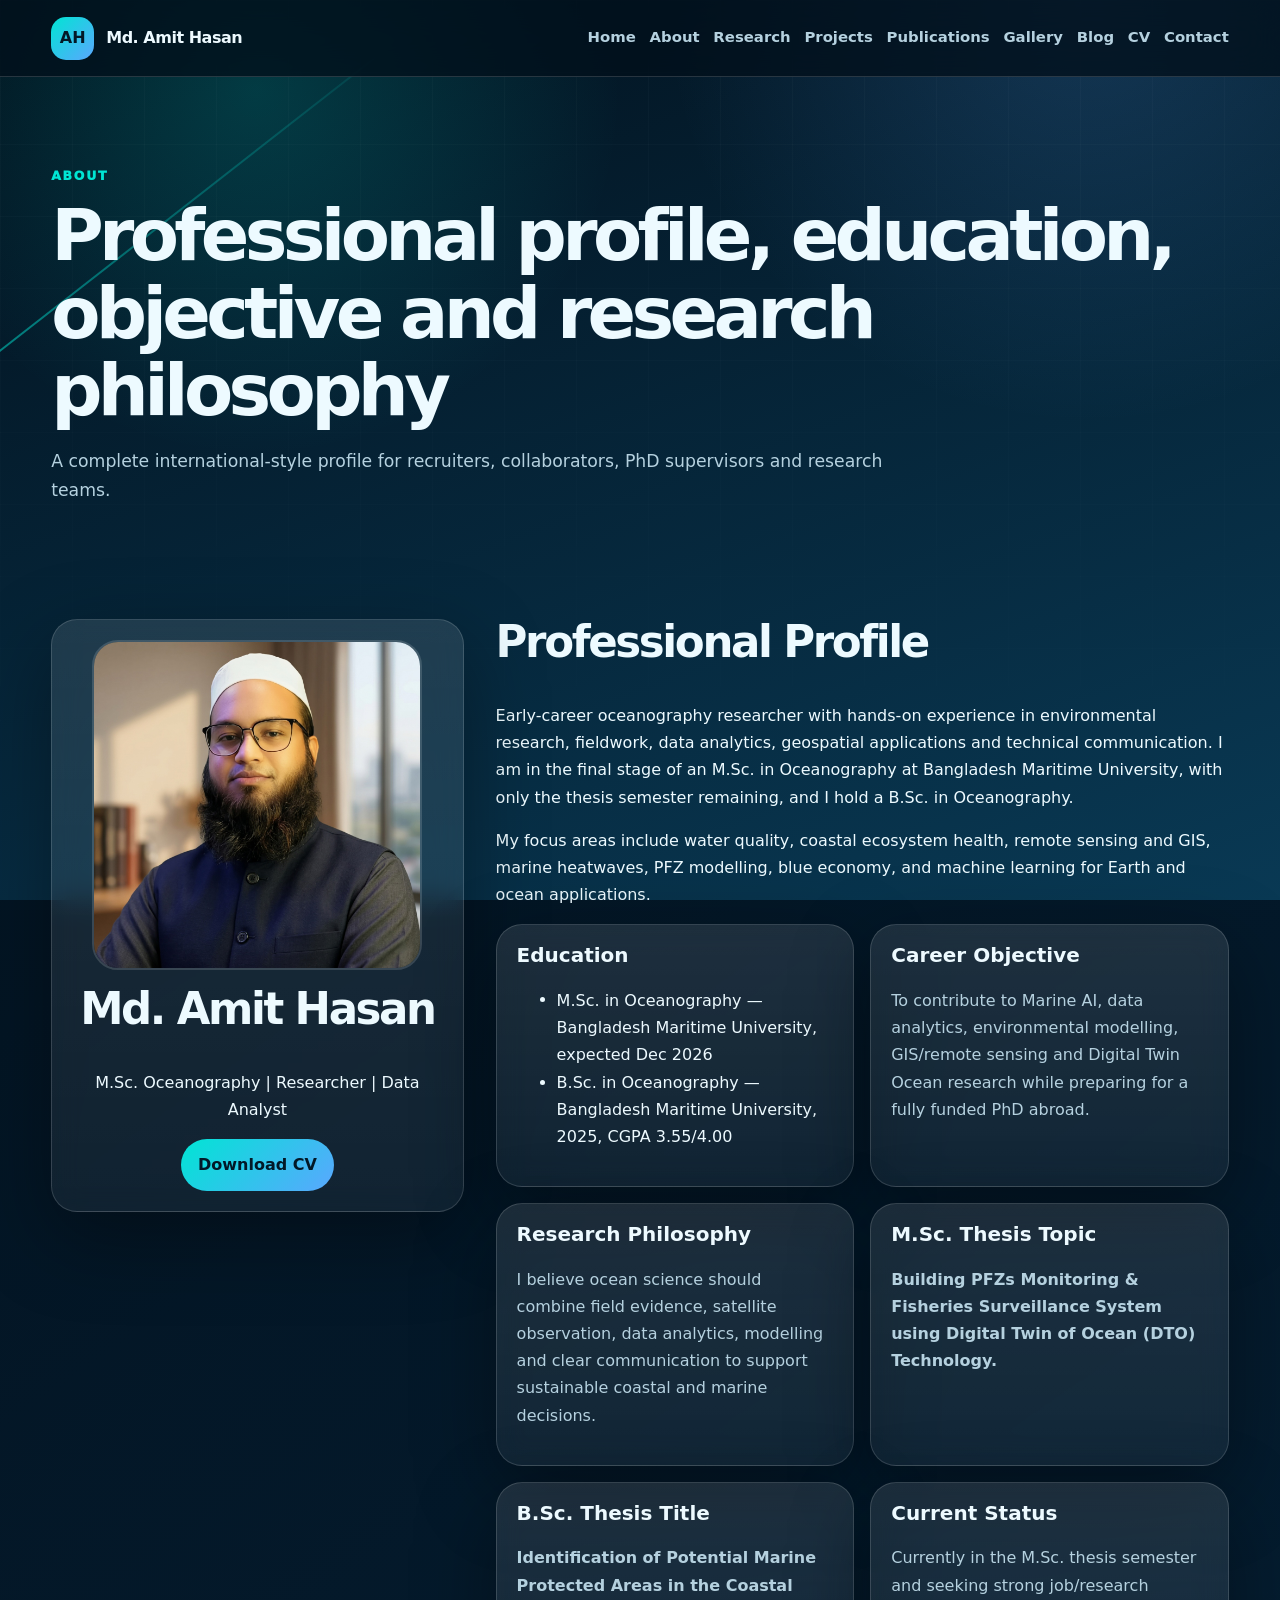
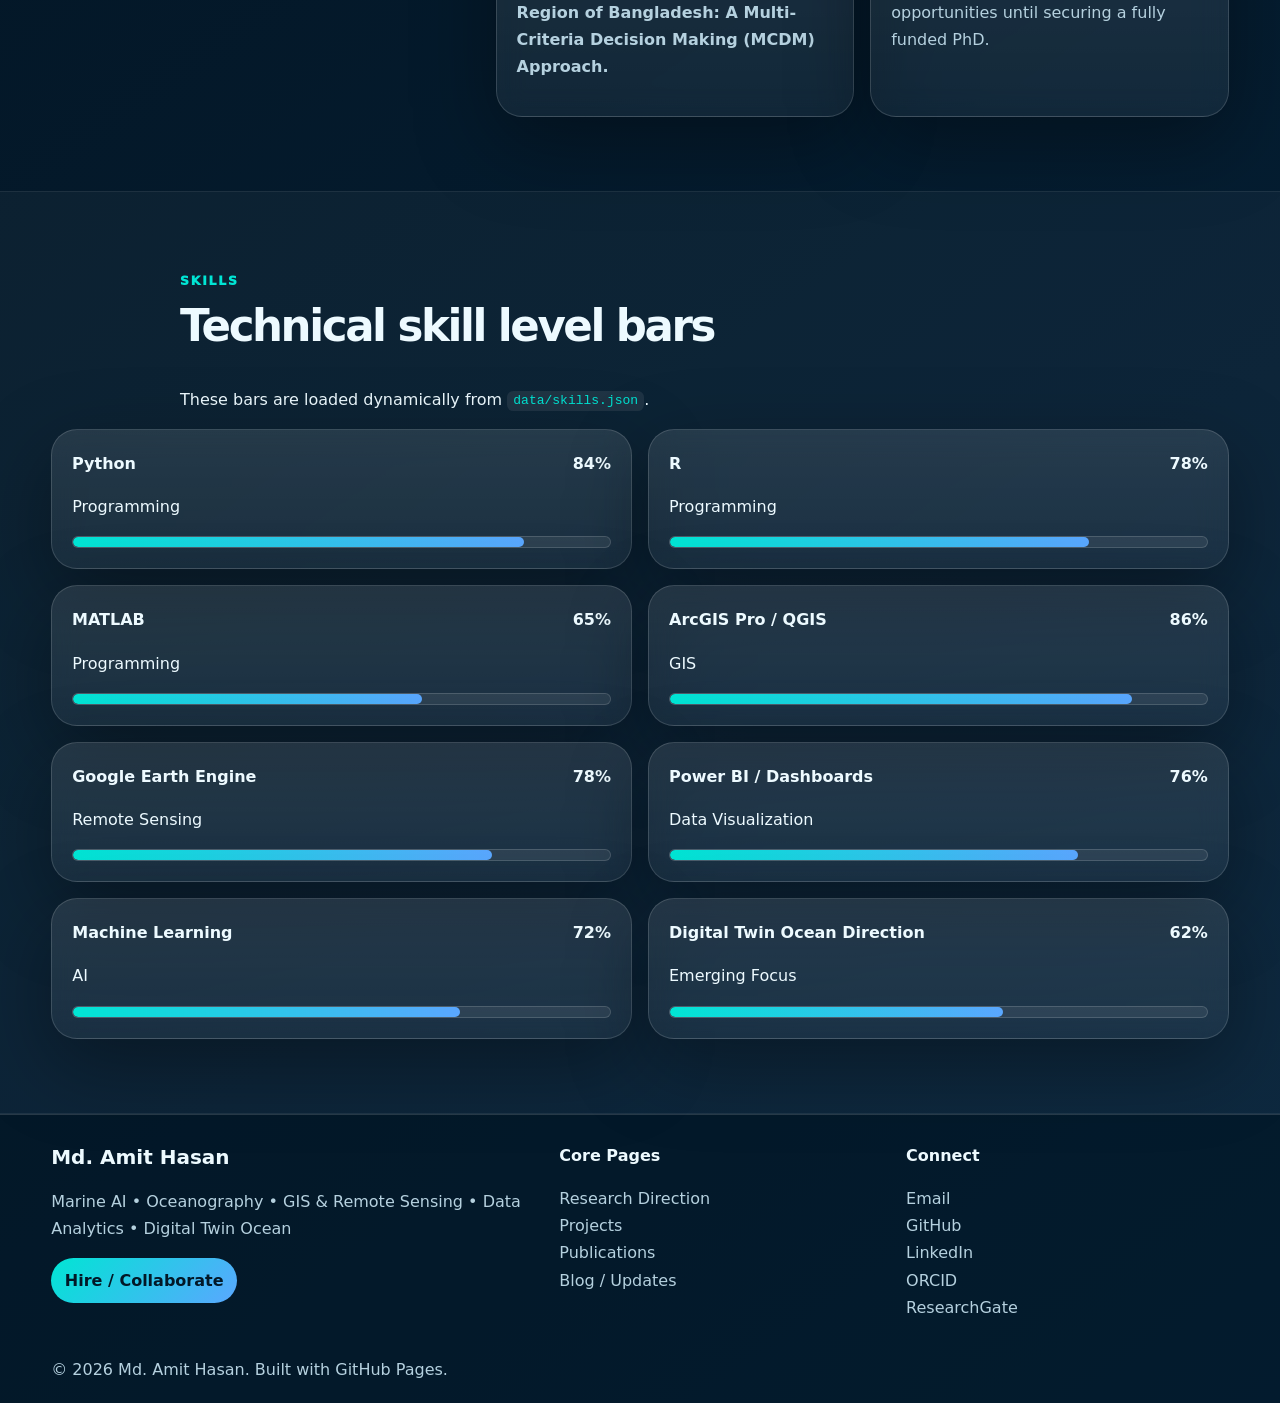
<file: about.html>
<!DOCTYPE html>
<html lang="en">
<head>
  <meta charset="UTF-8"/>
  <meta name="viewport" content="width=device-width, initial-scale=1.0"/>
  <title>About | Md. Amit Hasan</title>
  <meta name="description" content="About Md. Amit Hasan: professional profile, education, career objective, research philosophy, thesis semester and PhD goal."/>
  <meta name="keywords" content="Md. Amit Hasan, Marine AI, Oceanography, GIS, Remote Sensing, Data Analyst, AI Engineer, Digital Twin Ocean, DTO Scientist, Python, R, Machine Learning, Blue Economy, PFZ Modelling, Marine Heatwaves, Bangladesh Maritime University"/>
  <meta name="author" content="Md. Amit Hasan"/>
  <meta name="robots" content="index, follow"/>
  <link rel="canonical" href="https://amithasanbd.github.io/about.html"/>
  <meta property="og:title" content="About | Md. Amit Hasan"/>
  <meta property="og:description" content="About Md. Amit Hasan: professional profile, education, career objective, research philosophy, thesis semester and PhD goal."/>
  <meta property="og:type" content="website"/>
  <meta property="og:url" content="https://amithasanbd.github.io/about.html"/>
  <meta property="og:image" content="https://amithasanbd.github.io/assets/og-cover.svg"/>
  <meta name="twitter:card" content="summary_large_image"/>
  <meta name="twitter:title" content="About | Md. Amit Hasan"/>
  <meta name="twitter:description" content="About Md. Amit Hasan: professional profile, education, career objective, research philosophy, thesis semester and PhD goal."/>
  <meta name="twitter:image" content="https://amithasanbd.github.io/assets/og-cover.svg"/>
  <link rel="icon" href="assets/favicon.svg" type="image/svg+xml"/>
  <link rel="stylesheet" href="style.css"/>
  
</head>
<body>
  <div class="ocean-background">
    <div class="satellite-sweep"></div>
    <div class="bubble bubble-one"></div>
    <div class="bubble bubble-two"></div>
  </div>
  
<header class="site-header">
  <div class="container nav-shell">
    <a class="brand" href="index.html" aria-label="Md. Amit Hasan Home">
      <span class="brand-mark">AH</span>
      <span class="brand-text">Md. Amit Hasan</span>
    </a>
    <button class="menu-toggle" id="menuToggle" aria-label="Open navigation menu">☰</button>
    <nav class="nav-links" id="navLinks">
      <a href="index.html">Home</a>
      <a href="about.html">About</a>
      <a href="research.html">Research</a>
      <a href="projects.html">Projects</a>
      <a href="publications.html">Publications</a>
      <a href="gallery.html">Gallery</a>
      <a href="updates.html">Blog</a>
      <a href="cv.html">CV</a>
      <a href="contact.html">Contact</a>
    </nav>
  </div>
</header>

  
<main class="page-main">
  <section class="page-hero">
    <div class="container reveal">
      <span class="section-tag">About</span>
      <h1>Professional profile, education, objective and research philosophy</h1>
      <p class="lead">A complete international-style profile for recruiters, collaborators, PhD supervisors and research teams.</p>
    </div>
  </section>
  <section class="section">
    <div class="container about-grid">
      <aside class="glass profile-card reveal">
        <img src="assets/profile.jpg" alt="Md. Amit Hasan" onerror="this.src='assets/profile.png'"/>
        <h2>Md. Amit Hasan</h2>
        <p>M.Sc. Oceanography | Researcher | Data Analyst</p>
        <a class="btn btn-primary" href="assets/Md_Amit_Hasan_CV.pdf" target="_blank" rel="noopener">Download CV</a>
      </aside>
      <div class="reveal">
        <h2>Professional Profile</h2>
        <p>Early-career oceanography researcher with hands-on experience in environmental research, fieldwork, data analytics, geospatial applications and technical communication. I am in the final stage of an M.Sc. in Oceanography at Bangladesh Maritime University, with only the thesis semester remaining, and I hold a B.Sc. in Oceanography.</p>
        <p>My focus areas include water quality, coastal ecosystem health, remote sensing and GIS, marine heatwaves, PFZ modelling, blue economy, and machine learning for Earth and ocean applications.</p>
        <div class="card-grid two">
          <article class="glass info-card"><h3>Education</h3><ul><li>M.Sc. in Oceanography — Bangladesh Maritime University, expected Dec 2026</li><li>B.Sc. in Oceanography — Bangladesh Maritime University, 2025, CGPA 3.55/4.00</li></ul></article>
          <article class="glass info-card"><h3>Career Objective</h3><p>To contribute to Marine AI, data analytics, environmental modelling, GIS/remote sensing and Digital Twin Ocean research while preparing for a fully funded PhD abroad.</p></article>
          <article class="glass info-card"><h3>Research Philosophy</h3><p>I believe ocean science should combine field evidence, satellite observation, data analytics, modelling and clear communication to support sustainable coastal and marine decisions.</p></article>
          <article class="glass info-card"><h3>M.Sc. Thesis Topic</h3><p><strong>Building PFZs Monitoring & Fisheries Surveillance System using Digital Twin of Ocean (DTO) Technology.</strong></p></article><article class="glass info-card"><h3>B.Sc. Thesis Title</h3><p><strong>Identification of Potential Marine Protected Areas in the Coastal Region of Bangladesh: A Multi-Criteria Decision Making (MCDM) Approach.</strong></p></article><article class="glass info-card"><h3>Current Status</h3><p>Currently in the M.Sc. thesis semester and seeking strong job/research opportunities until securing a fully funded PhD.</p></article>
        </div>
      </div>
    </div>
  </section>
  <section class="section section-alt">
    <div class="container section-head reveal"><span class="section-tag">Skills</span><h2>Technical skill level bars</h2><p>These bars are loaded dynamically from <code>data/skills.json</code>.</p></div>
    <div class="container skill-grid" id="skillsContainer"></div>
  </section>
</main>

  
<footer class="footer">
  <div class="container footer-grid">
    <div>
      <h3>Md. Amit Hasan</h3>
      <p>Marine AI • Oceanography • GIS & Remote Sensing • Data Analytics • Digital Twin Ocean</p>
      <a class="btn btn-primary btn-small" href="contact.html">Hire / Collaborate</a>
    </div>
    <div>
      <h4>Core Pages</h4>
      <ul>
        <li><a href="research.html">Research Direction</a></li>
        <li><a href="projects.html">Projects</a></li>
        <li><a href="publications.html">Publications</a></li>
        <li><a href="updates.html">Blog / Updates</a></li>
      </ul>
    </div>
    <div>
      <h4>Connect</h4>
      <ul>
        <li><a href="mailto:amithasan.ocean@gmail.com">Email</a></li>
        <li><a href="https://github.com/amithasanbd" target="_blank" rel="noopener">GitHub</a></li>
        <li><a href="https://www.linkedin.com/in/md-amit-hasan-7359b3245/" target="_blank" rel="noopener">LinkedIn</a></li>
        <li><a href="https://orcid.org/0000-0002-7296-1711" target="_blank" rel="noopener">ORCID</a></li>
        <li><a href="https://www.researchgate.net/profile/Mdamit-Hasan" target="_blank" rel="noopener">ResearchGate</a></li>
      </ul>
    </div>
  </div>
  <div class="container footer-bottom">© <span id="year"></span> Md. Amit Hasan. Built with GitHub Pages.</div>
</footer>
<button class="to-top" id="toTop" aria-label="Back to top">↑</button>
<script src="script.js"></script>

</body>
</html>
</file>
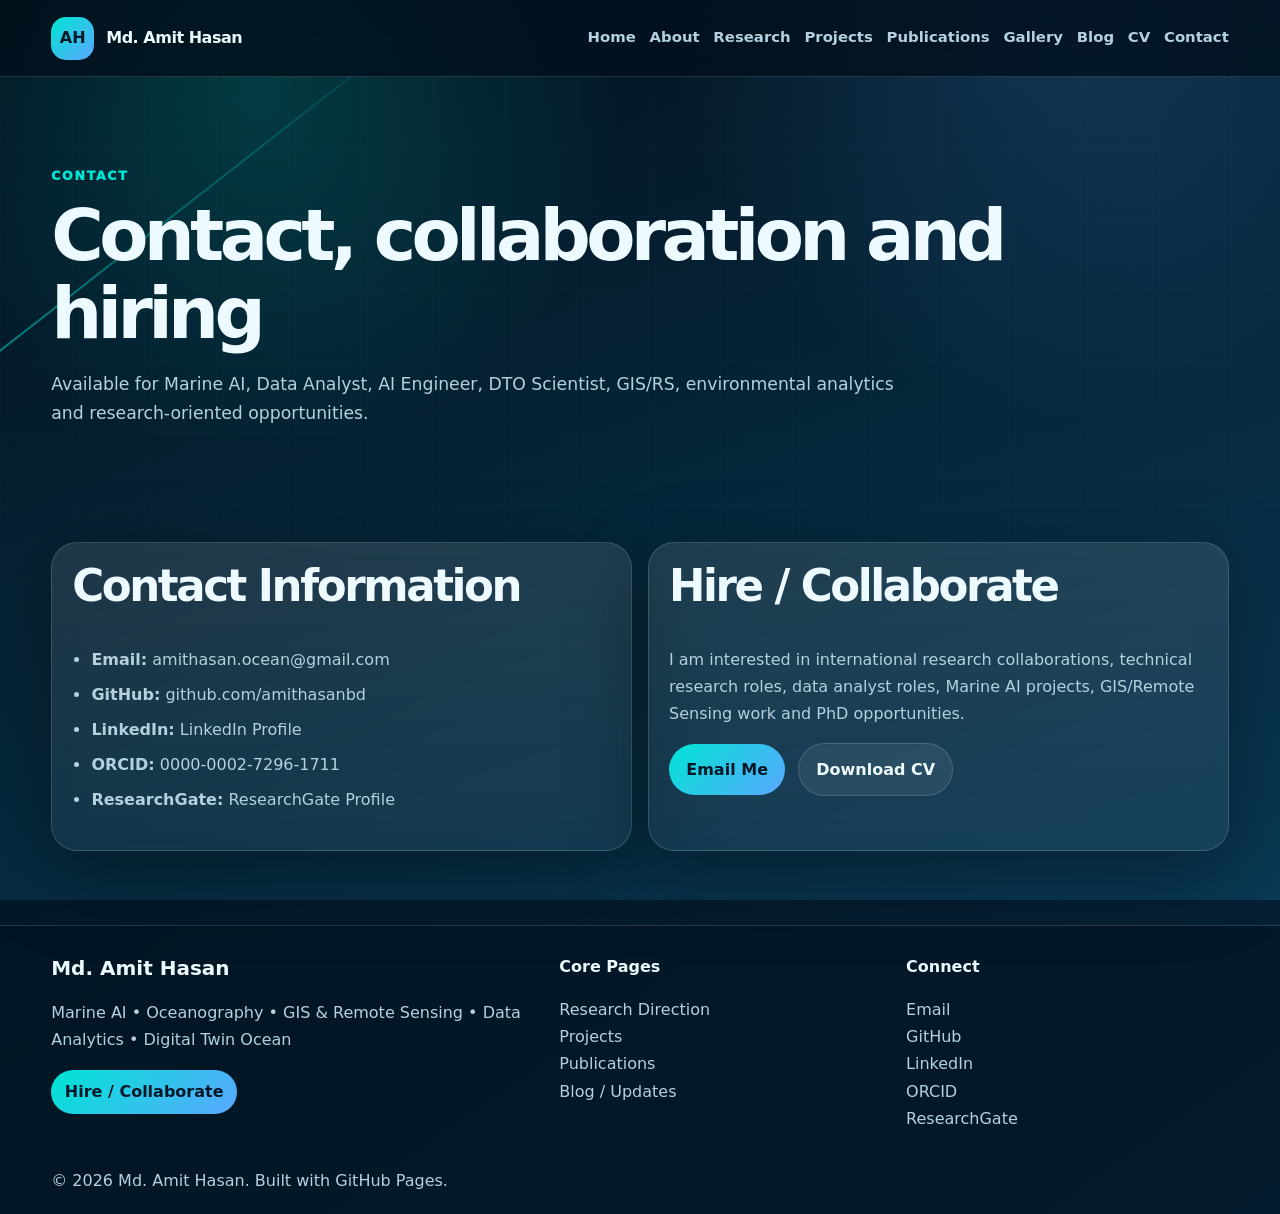
<file: contact.html>
<!DOCTYPE html>
<html lang="en">
<head>
  <meta charset="UTF-8"/>
  <meta name="viewport" content="width=device-width, initial-scale=1.0"/>
  <title>Contact | Md. Amit Hasan</title>
  <meta name="description" content="Contact Md. Amit Hasan for research collaboration, Marine AI, Data Analyst, AI Engineer, DTO, GIS and PhD opportunities."/>
  <meta name="keywords" content="Md. Amit Hasan, Marine AI, Oceanography, GIS, Remote Sensing, Data Analyst, AI Engineer, Digital Twin Ocean, DTO Scientist, Python, R, Machine Learning, Blue Economy, PFZ Modelling, Marine Heatwaves, Bangladesh Maritime University"/>
  <meta name="author" content="Md. Amit Hasan"/>
  <meta name="robots" content="index, follow"/>
  <link rel="canonical" href="https://amithasanbd.github.io/contact.html"/>
  <meta property="og:title" content="Contact | Md. Amit Hasan"/>
  <meta property="og:description" content="Contact Md. Amit Hasan for research collaboration, Marine AI, Data Analyst, AI Engineer, DTO, GIS and PhD opportunities."/>
  <meta property="og:type" content="website"/>
  <meta property="og:url" content="https://amithasanbd.github.io/contact.html"/>
  <meta property="og:image" content="https://amithasanbd.github.io/assets/og-cover.svg"/>
  <meta name="twitter:card" content="summary_large_image"/>
  <meta name="twitter:title" content="Contact | Md. Amit Hasan"/>
  <meta name="twitter:description" content="Contact Md. Amit Hasan for research collaboration, Marine AI, Data Analyst, AI Engineer, DTO, GIS and PhD opportunities."/>
  <meta name="twitter:image" content="https://amithasanbd.github.io/assets/og-cover.svg"/>
  <link rel="icon" href="assets/favicon.svg" type="image/svg+xml"/>
  <link rel="stylesheet" href="style.css"/>
  
</head>
<body>
  <div class="ocean-background">
    <div class="satellite-sweep"></div>
    <div class="bubble bubble-one"></div>
    <div class="bubble bubble-two"></div>
  </div>
  
<header class="site-header">
  <div class="container nav-shell">
    <a class="brand" href="index.html" aria-label="Md. Amit Hasan Home">
      <span class="brand-mark">AH</span>
      <span class="brand-text">Md. Amit Hasan</span>
    </a>
    <button class="menu-toggle" id="menuToggle" aria-label="Open navigation menu">☰</button>
    <nav class="nav-links" id="navLinks">
      <a href="index.html">Home</a>
      <a href="about.html">About</a>
      <a href="research.html">Research</a>
      <a href="projects.html">Projects</a>
      <a href="publications.html">Publications</a>
      <a href="gallery.html">Gallery</a>
      <a href="updates.html">Blog</a>
      <a href="cv.html">CV</a>
      <a href="contact.html">Contact</a>
    </nav>
  </div>
</header>

  
<main class="page-main">
  <section class="page-hero"><div class="container reveal"><span class="section-tag">Contact</span><h1>Contact, collaboration and hiring</h1><p class="lead">Available for Marine AI, Data Analyst, AI Engineer, DTO Scientist, GIS/RS, environmental analytics and research-oriented opportunities.</p></div></section>
  <section class="section">
    <div class="container contact-grid">
      <article class="glass contact-card reveal"><h2>Contact Information</h2><ul class="contact-list"><li><strong>Email:</strong> <a href="mailto:amithasan.ocean@gmail.com">amithasan.ocean@gmail.com</a></li><li><strong>GitHub:</strong> <a href="https://github.com/amithasanbd" target="_blank" rel="noopener">github.com/amithasanbd</a></li><li><strong>LinkedIn:</strong> <a href="https://www.linkedin.com/in/md-amit-hasan-7359b3245/" target="_blank" rel="noopener">LinkedIn Profile</a></li><li><strong>ORCID:</strong> <a href="https://orcid.org/0000-0002-7296-1711" target="_blank" rel="noopener">0000-0002-7296-1711</a></li><li><strong>ResearchGate:</strong> <a href="https://www.researchgate.net/profile/Mdamit-Hasan" target="_blank" rel="noopener">ResearchGate Profile</a></li></ul></article>
      <article class="glass contact-card reveal"><h2>Hire / Collaborate</h2><p>I am interested in international research collaborations, technical research roles, data analyst roles, Marine AI projects, GIS/Remote Sensing work and PhD opportunities.</p><div class="button-row"><a class="btn btn-primary" href="mailto:amithasan.ocean@gmail.com?subject=Opportunity%20for%20Md.%20Amit%20Hasan">Email Me</a><a class="btn" href="assets/Md_Amit_Hasan_CV.pdf" target="_blank">Download CV</a></div></article>
    </div>
  </section>
</main>

  
<footer class="footer">
  <div class="container footer-grid">
    <div>
      <h3>Md. Amit Hasan</h3>
      <p>Marine AI • Oceanography • GIS & Remote Sensing • Data Analytics • Digital Twin Ocean</p>
      <a class="btn btn-primary btn-small" href="contact.html">Hire / Collaborate</a>
    </div>
    <div>
      <h4>Core Pages</h4>
      <ul>
        <li><a href="research.html">Research Direction</a></li>
        <li><a href="projects.html">Projects</a></li>
        <li><a href="publications.html">Publications</a></li>
        <li><a href="updates.html">Blog / Updates</a></li>
      </ul>
    </div>
    <div>
      <h4>Connect</h4>
      <ul>
        <li><a href="mailto:amithasan.ocean@gmail.com">Email</a></li>
        <li><a href="https://github.com/amithasanbd" target="_blank" rel="noopener">GitHub</a></li>
        <li><a href="https://www.linkedin.com/in/md-amit-hasan-7359b3245/" target="_blank" rel="noopener">LinkedIn</a></li>
        <li><a href="https://orcid.org/0000-0002-7296-1711" target="_blank" rel="noopener">ORCID</a></li>
        <li><a href="https://www.researchgate.net/profile/Mdamit-Hasan" target="_blank" rel="noopener">ResearchGate</a></li>
      </ul>
    </div>
  </div>
  <div class="container footer-bottom">© <span id="year"></span> Md. Amit Hasan. Built with GitHub Pages.</div>
</footer>
<button class="to-top" id="toTop" aria-label="Back to top">↑</button>
<script src="script.js"></script>

</body>
</html>
</file>
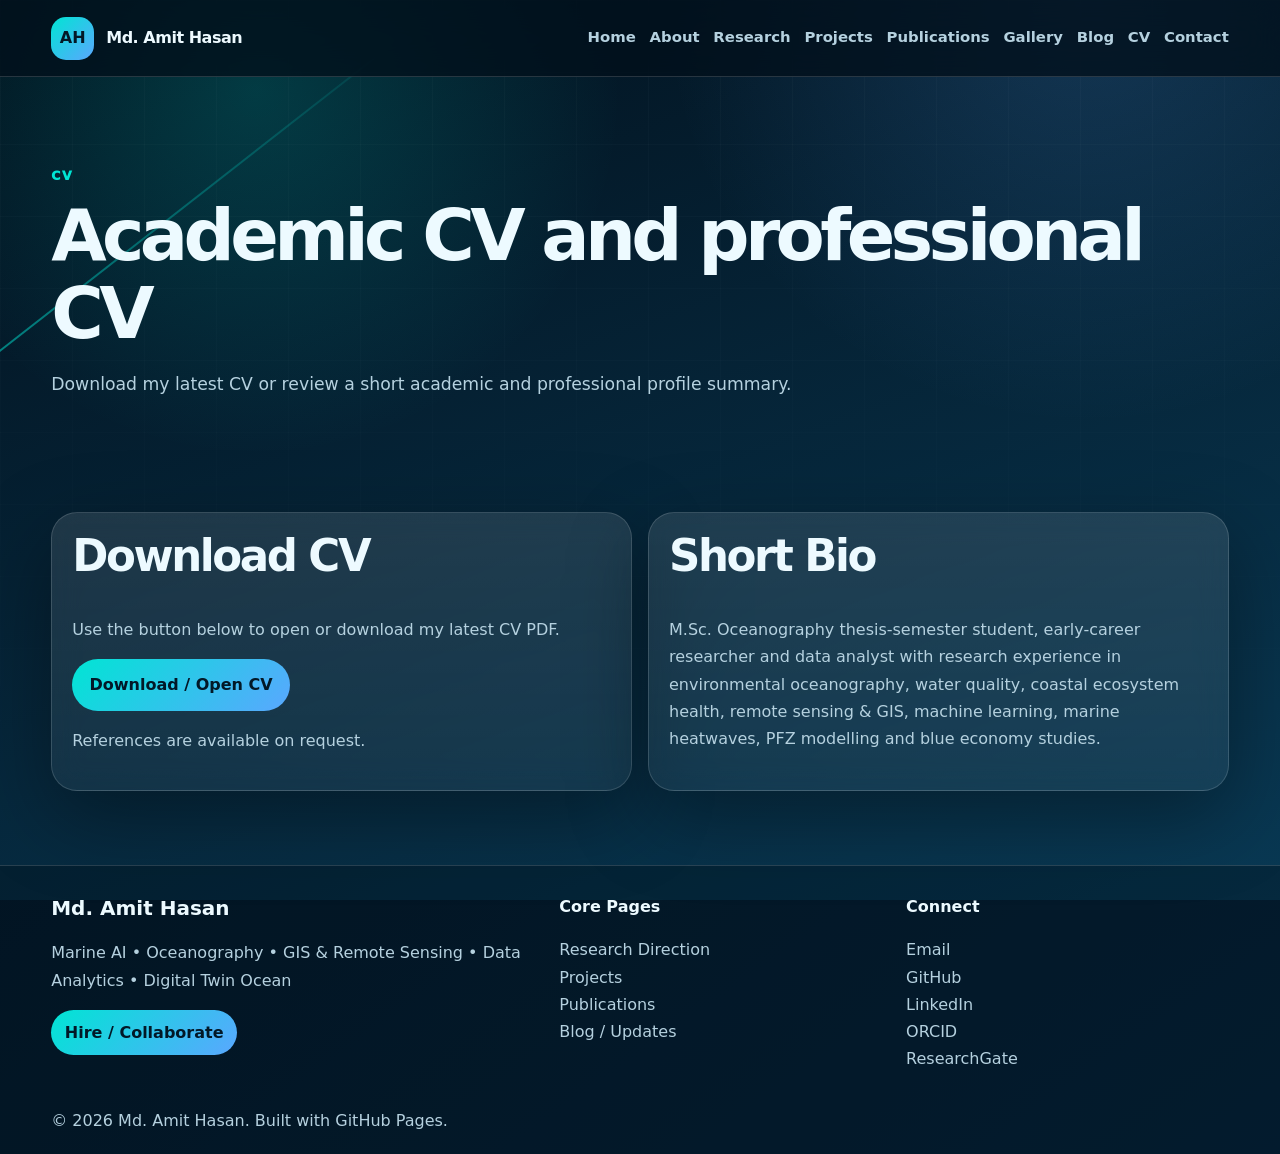
<file: cv.html>
<!DOCTYPE html>
<html lang="en">
<head>
  <meta charset="UTF-8"/>
  <meta name="viewport" content="width=device-width, initial-scale=1.0"/>
  <title>CV | Md. Amit Hasan</title>
  <meta name="description" content="Download academic and professional CV of Md. Amit Hasan."/>
  <meta name="keywords" content="Md. Amit Hasan, Marine AI, Oceanography, GIS, Remote Sensing, Data Analyst, AI Engineer, Digital Twin Ocean, DTO Scientist, Python, R, Machine Learning, Blue Economy, PFZ Modelling, Marine Heatwaves, Bangladesh Maritime University"/>
  <meta name="author" content="Md. Amit Hasan"/>
  <meta name="robots" content="index, follow"/>
  <link rel="canonical" href="https://amithasanbd.github.io/cv.html"/>
  <meta property="og:title" content="CV | Md. Amit Hasan"/>
  <meta property="og:description" content="Download academic and professional CV of Md. Amit Hasan."/>
  <meta property="og:type" content="website"/>
  <meta property="og:url" content="https://amithasanbd.github.io/cv.html"/>
  <meta property="og:image" content="https://amithasanbd.github.io/assets/og-cover.svg"/>
  <meta name="twitter:card" content="summary_large_image"/>
  <meta name="twitter:title" content="CV | Md. Amit Hasan"/>
  <meta name="twitter:description" content="Download academic and professional CV of Md. Amit Hasan."/>
  <meta name="twitter:image" content="https://amithasanbd.github.io/assets/og-cover.svg"/>
  <link rel="icon" href="assets/favicon.svg" type="image/svg+xml"/>
  <link rel="stylesheet" href="style.css"/>
  
</head>
<body>
  <div class="ocean-background">
    <div class="satellite-sweep"></div>
    <div class="bubble bubble-one"></div>
    <div class="bubble bubble-two"></div>
  </div>
  
<header class="site-header">
  <div class="container nav-shell">
    <a class="brand" href="index.html" aria-label="Md. Amit Hasan Home">
      <span class="brand-mark">AH</span>
      <span class="brand-text">Md. Amit Hasan</span>
    </a>
    <button class="menu-toggle" id="menuToggle" aria-label="Open navigation menu">☰</button>
    <nav class="nav-links" id="navLinks">
      <a href="index.html">Home</a>
      <a href="about.html">About</a>
      <a href="research.html">Research</a>
      <a href="projects.html">Projects</a>
      <a href="publications.html">Publications</a>
      <a href="gallery.html">Gallery</a>
      <a href="updates.html">Blog</a>
      <a href="cv.html">CV</a>
      <a href="contact.html">Contact</a>
    </nav>
  </div>
</header>

  
<main class="page-main">
  <section class="page-hero"><div class="container reveal"><span class="section-tag">CV</span><h1>Academic CV and professional CV</h1><p class="lead">Download my latest CV or review a short academic and professional profile summary.</p></div></section>
  <section class="section">
    <div class="container cv-grid">
      <article class="glass cv-card reveal"><h2>Download CV</h2><p>Use the button below to open or download my latest CV PDF.</p><a class="btn btn-primary" href="assets/Md_Amit_Hasan_CV.pdf" target="_blank" rel="noopener">Download / Open CV</a><p class="note">References are available on request.</p></article>
      <article class="glass cv-card reveal"><h2>Short Bio</h2><p>M.Sc. Oceanography thesis-semester student, early-career researcher and data analyst with research experience in environmental oceanography, water quality, coastal ecosystem health, remote sensing & GIS, machine learning, marine heatwaves, PFZ modelling and blue economy studies.</p></article>
    </div>
  </section>
</main>

  
<footer class="footer">
  <div class="container footer-grid">
    <div>
      <h3>Md. Amit Hasan</h3>
      <p>Marine AI • Oceanography • GIS & Remote Sensing • Data Analytics • Digital Twin Ocean</p>
      <a class="btn btn-primary btn-small" href="contact.html">Hire / Collaborate</a>
    </div>
    <div>
      <h4>Core Pages</h4>
      <ul>
        <li><a href="research.html">Research Direction</a></li>
        <li><a href="projects.html">Projects</a></li>
        <li><a href="publications.html">Publications</a></li>
        <li><a href="updates.html">Blog / Updates</a></li>
      </ul>
    </div>
    <div>
      <h4>Connect</h4>
      <ul>
        <li><a href="mailto:amithasan.ocean@gmail.com">Email</a></li>
        <li><a href="https://github.com/amithasanbd" target="_blank" rel="noopener">GitHub</a></li>
        <li><a href="https://www.linkedin.com/in/md-amit-hasan-7359b3245/" target="_blank" rel="noopener">LinkedIn</a></li>
        <li><a href="https://orcid.org/0000-0002-7296-1711" target="_blank" rel="noopener">ORCID</a></li>
        <li><a href="https://www.researchgate.net/profile/Mdamit-Hasan" target="_blank" rel="noopener">ResearchGate</a></li>
      </ul>
    </div>
  </div>
  <div class="container footer-bottom">© <span id="year"></span> Md. Amit Hasan. Built with GitHub Pages.</div>
</footer>
<button class="to-top" id="toTop" aria-label="Back to top">↑</button>
<script src="script.js"></script>

</body>
</html>
</file>
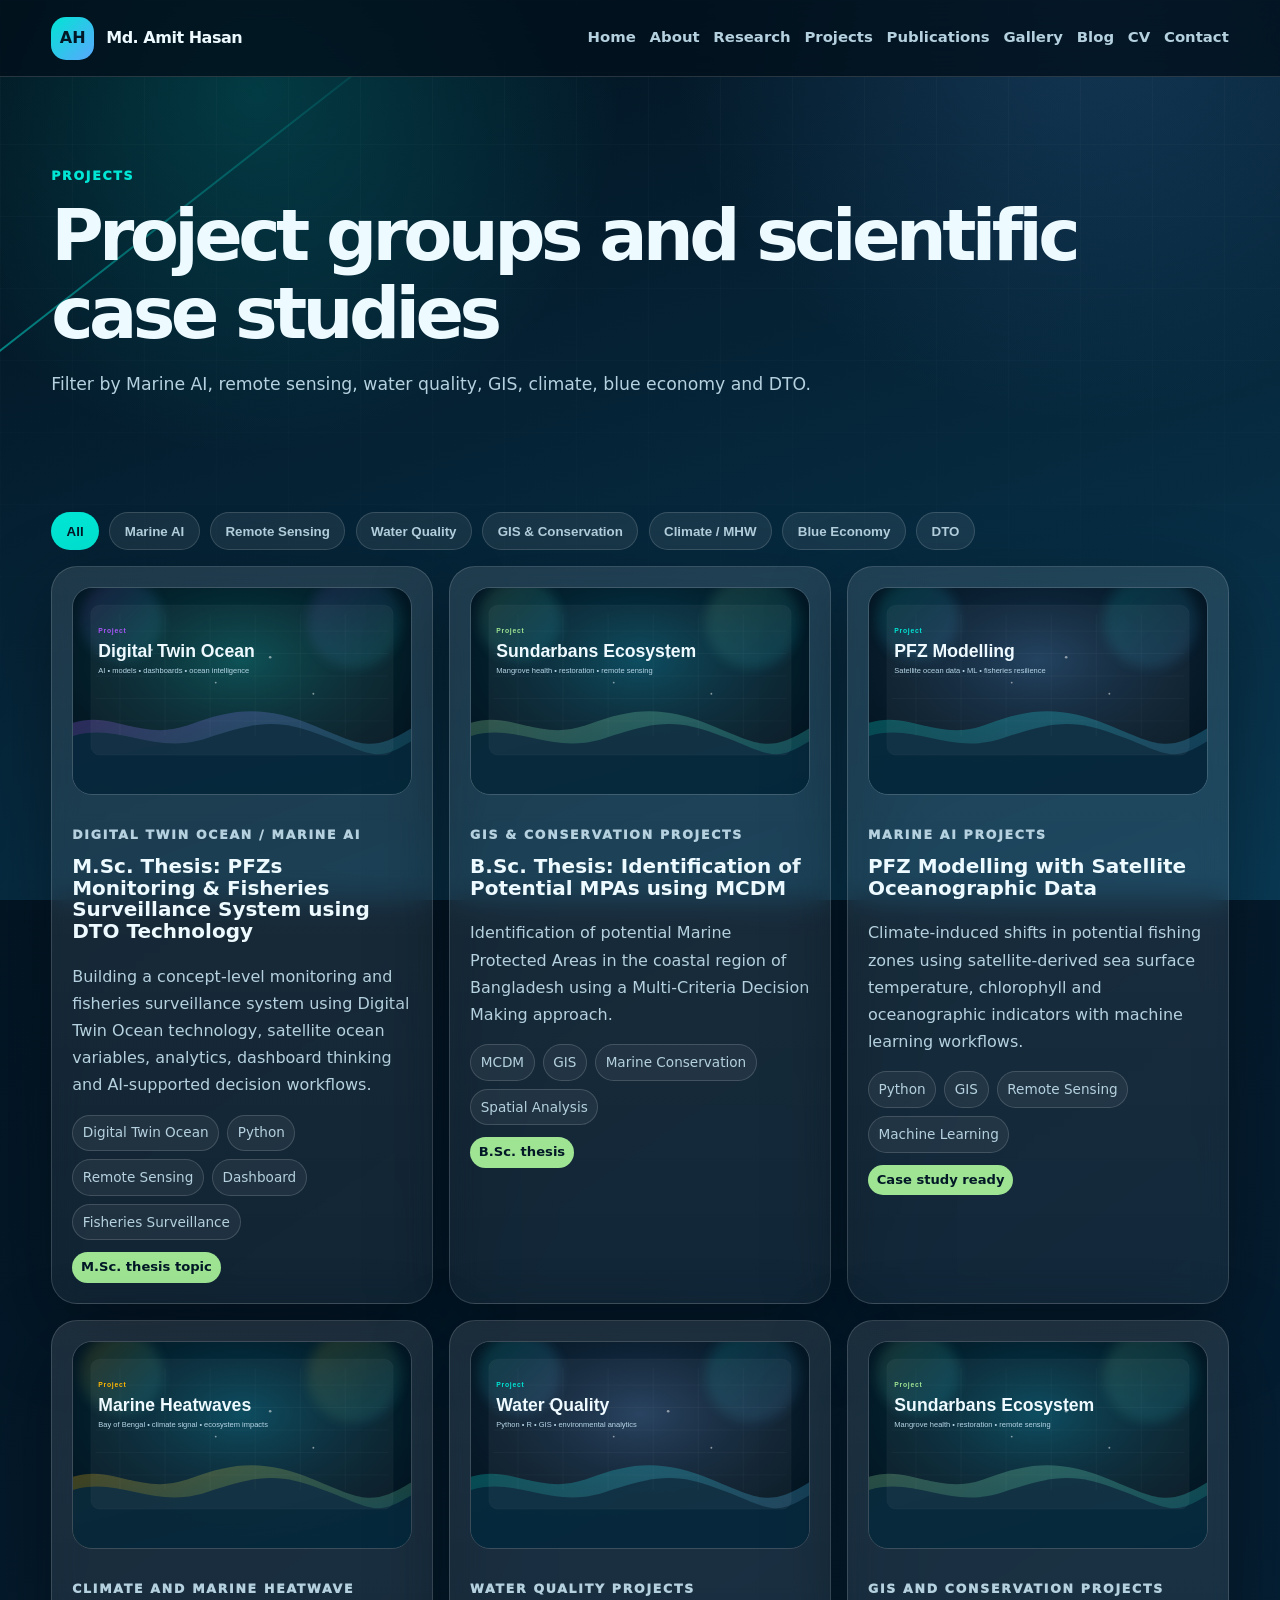
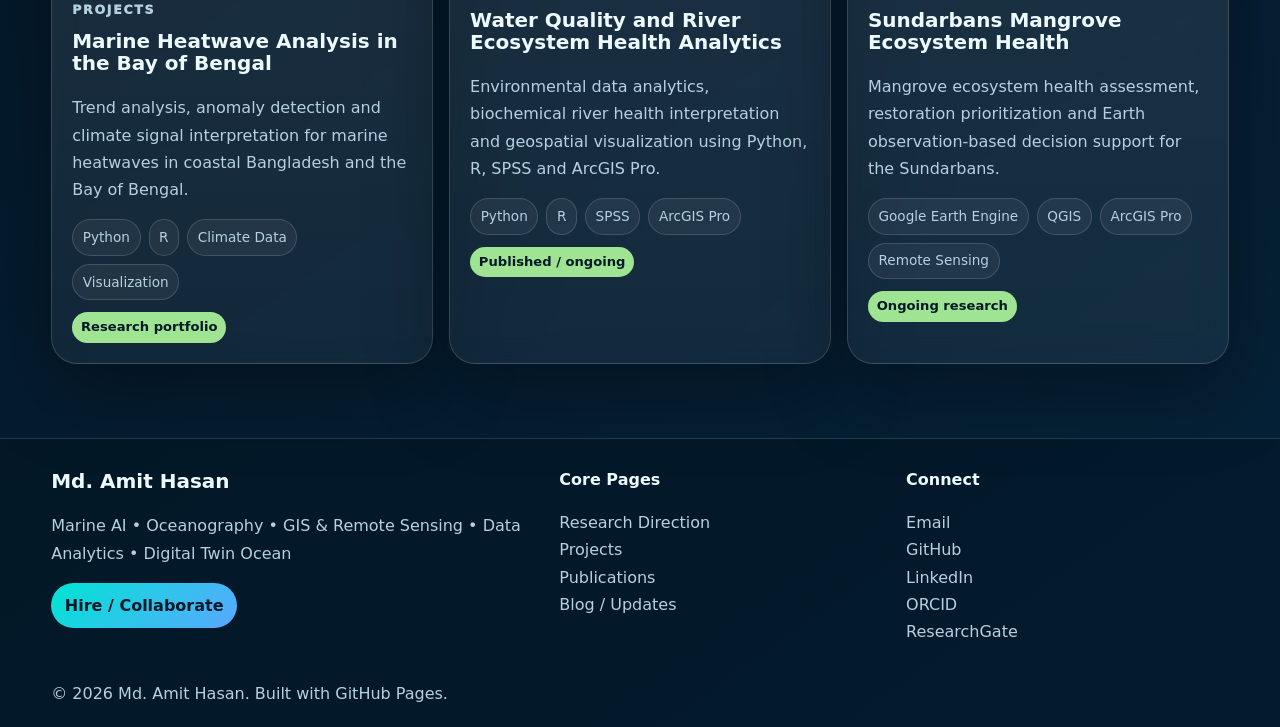
<file: projects.html>
<!DOCTYPE html>
<html lang="en">
<head>
  <meta charset="UTF-8"/>
  <meta name="viewport" content="width=device-width, initial-scale=1.0"/>
  <title>Projects | Md. Amit Hasan</title>
  <meta name="description" content="Filtered project portfolio: Marine AI, remote sensing, water quality, GIS, climate, blue economy and DTO."/>
  <meta name="keywords" content="Md. Amit Hasan, Marine AI, Oceanography, GIS, Remote Sensing, Data Analyst, AI Engineer, Digital Twin Ocean, DTO Scientist, Python, R, Machine Learning, Blue Economy, PFZ Modelling, Marine Heatwaves, Bangladesh Maritime University"/>
  <meta name="author" content="Md. Amit Hasan"/>
  <meta name="robots" content="index, follow"/>
  <link rel="canonical" href="https://amithasanbd.github.io/projects.html"/>
  <meta property="og:title" content="Projects | Md. Amit Hasan"/>
  <meta property="og:description" content="Filtered project portfolio: Marine AI, remote sensing, water quality, GIS, climate, blue economy and DTO."/>
  <meta property="og:type" content="website"/>
  <meta property="og:url" content="https://amithasanbd.github.io/projects.html"/>
  <meta property="og:image" content="https://amithasanbd.github.io/assets/og-cover.svg"/>
  <meta name="twitter:card" content="summary_large_image"/>
  <meta name="twitter:title" content="Projects | Md. Amit Hasan"/>
  <meta name="twitter:description" content="Filtered project portfolio: Marine AI, remote sensing, water quality, GIS, climate, blue economy and DTO."/>
  <meta name="twitter:image" content="https://amithasanbd.github.io/assets/og-cover.svg"/>
  <link rel="icon" href="assets/favicon.svg" type="image/svg+xml"/>
  <link rel="stylesheet" href="style.css"/>
  
</head>
<body>
  <div class="ocean-background">
    <div class="satellite-sweep"></div>
    <div class="bubble bubble-one"></div>
    <div class="bubble bubble-two"></div>
  </div>
  
<header class="site-header">
  <div class="container nav-shell">
    <a class="brand" href="index.html" aria-label="Md. Amit Hasan Home">
      <span class="brand-mark">AH</span>
      <span class="brand-text">Md. Amit Hasan</span>
    </a>
    <button class="menu-toggle" id="menuToggle" aria-label="Open navigation menu">☰</button>
    <nav class="nav-links" id="navLinks">
      <a href="index.html">Home</a>
      <a href="about.html">About</a>
      <a href="research.html">Research</a>
      <a href="projects.html">Projects</a>
      <a href="publications.html">Publications</a>
      <a href="gallery.html">Gallery</a>
      <a href="updates.html">Blog</a>
      <a href="cv.html">CV</a>
      <a href="contact.html">Contact</a>
    </nav>
  </div>
</header>

  
<main class="page-main">
  <section class="page-hero"><div class="container reveal"><span class="section-tag">Projects</span><h1>Project groups and scientific case studies</h1><p class="lead">Filter by Marine AI, remote sensing, water quality, GIS, climate, blue economy and DTO.</p></div></section>
  <section class="section">
    <div class="container">
      <div class="filter-row reveal">
        <button class="filter-btn active" data-filter="all">All</button>
        <button class="filter-btn" data-filter="marine-ai">Marine AI</button>
        <button class="filter-btn" data-filter="remote-sensing">Remote Sensing</button>
        <button class="filter-btn" data-filter="water-quality">Water Quality</button>
        <button class="filter-btn" data-filter="gis">GIS & Conservation</button>
        <button class="filter-btn" data-filter="climate">Climate / MHW</button>
        <button class="filter-btn" data-filter="blue-economy">Blue Economy</button>
        <button class="filter-btn" data-filter="dto">DTO</button>
      </div>
      <div class="project-grid" id="projectsContainer"></div>
    </div>
  </section>
</main>

  
<footer class="footer">
  <div class="container footer-grid">
    <div>
      <h3>Md. Amit Hasan</h3>
      <p>Marine AI • Oceanography • GIS & Remote Sensing • Data Analytics • Digital Twin Ocean</p>
      <a class="btn btn-primary btn-small" href="contact.html">Hire / Collaborate</a>
    </div>
    <div>
      <h4>Core Pages</h4>
      <ul>
        <li><a href="research.html">Research Direction</a></li>
        <li><a href="projects.html">Projects</a></li>
        <li><a href="publications.html">Publications</a></li>
        <li><a href="updates.html">Blog / Updates</a></li>
      </ul>
    </div>
    <div>
      <h4>Connect</h4>
      <ul>
        <li><a href="mailto:amithasan.ocean@gmail.com">Email</a></li>
        <li><a href="https://github.com/amithasanbd" target="_blank" rel="noopener">GitHub</a></li>
        <li><a href="https://www.linkedin.com/in/md-amit-hasan-7359b3245/" target="_blank" rel="noopener">LinkedIn</a></li>
        <li><a href="https://orcid.org/0000-0002-7296-1711" target="_blank" rel="noopener">ORCID</a></li>
        <li><a href="https://www.researchgate.net/profile/Mdamit-Hasan" target="_blank" rel="noopener">ResearchGate</a></li>
      </ul>
    </div>
  </div>
  <div class="container footer-bottom">© <span id="year"></span> Md. Amit Hasan. Built with GitHub Pages.</div>
</footer>
<button class="to-top" id="toTop" aria-label="Back to top">↑</button>
<script src="script.js"></script>

</body>
</html>
</file>
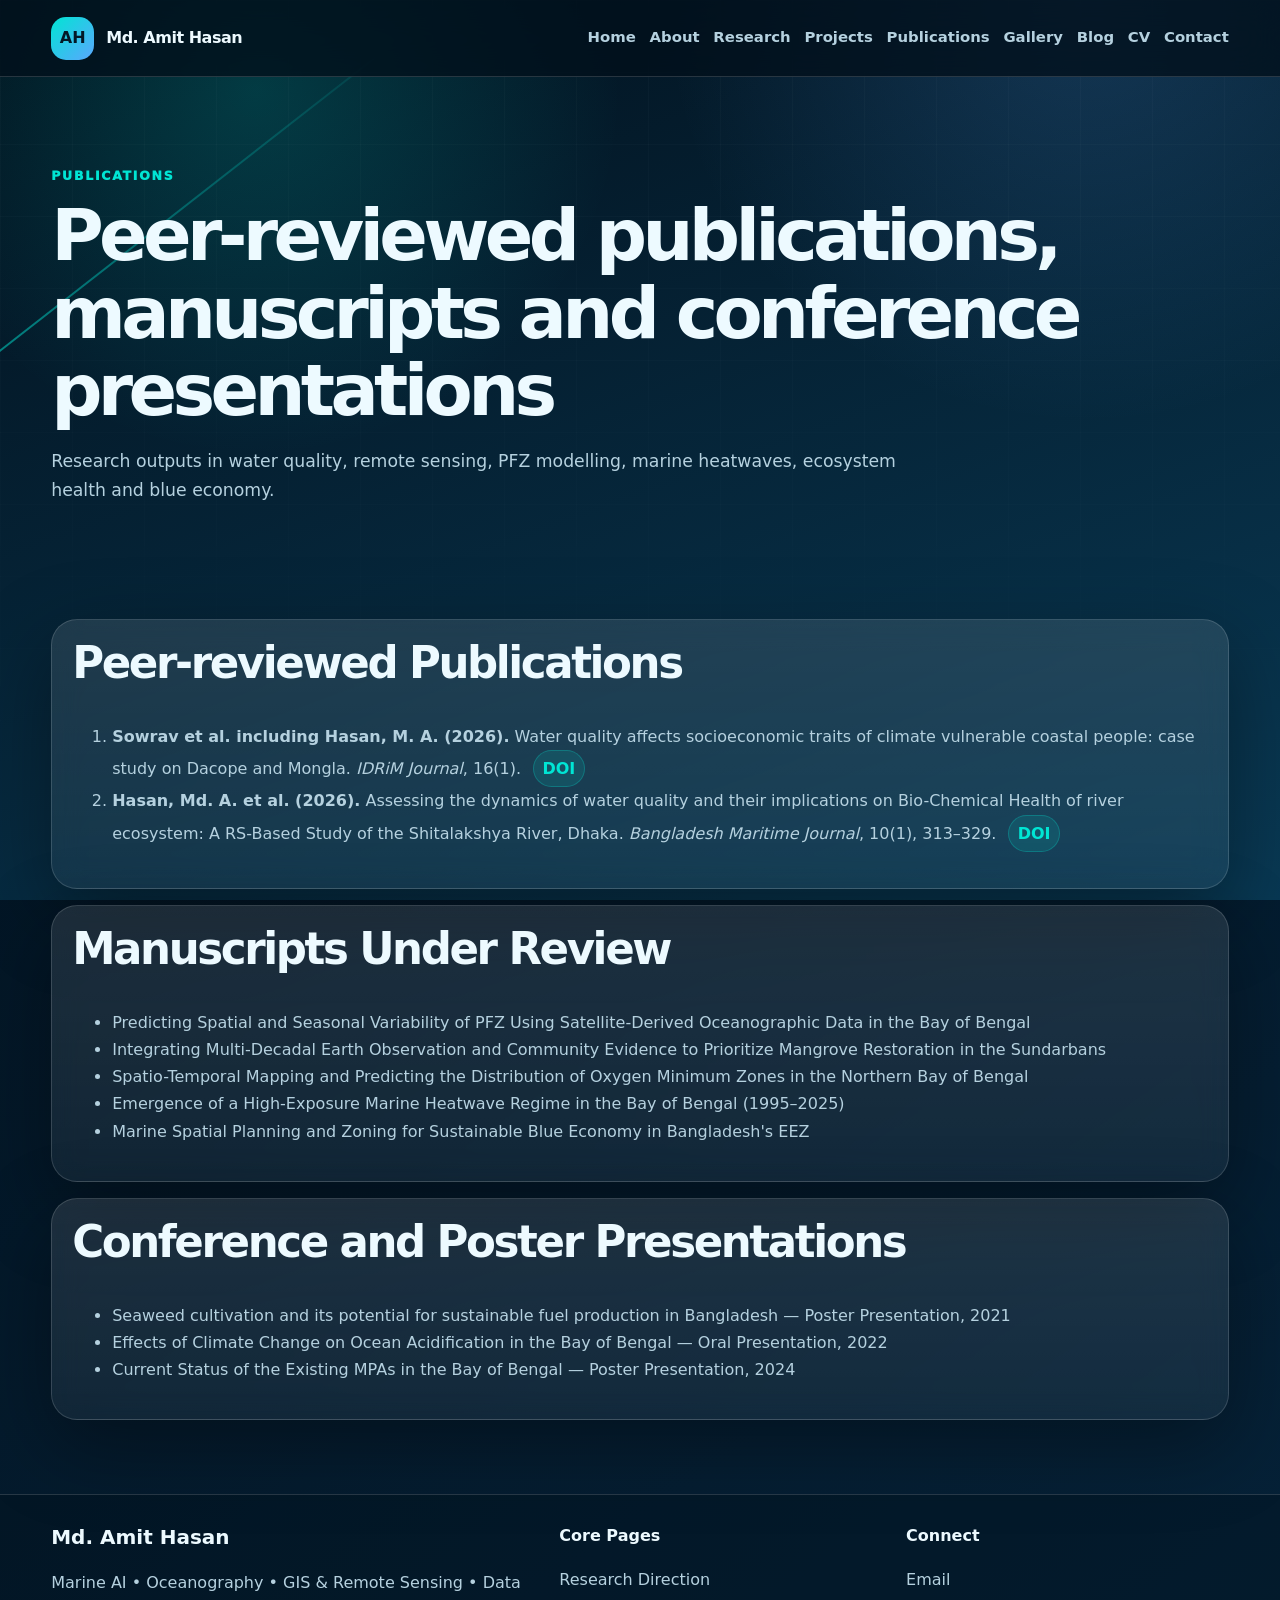
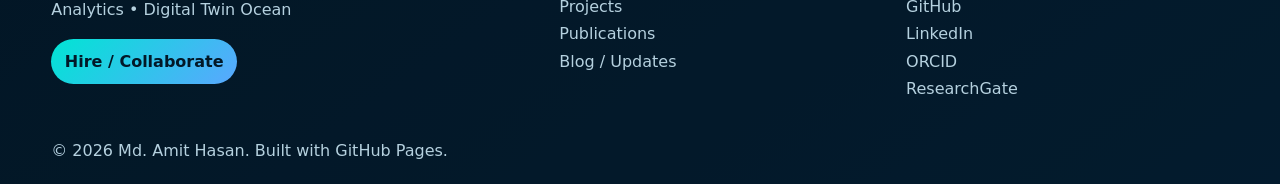
<file: publications.html>
<!DOCTYPE html>
<html lang="en">
<head>
  <meta charset="UTF-8"/>
  <meta name="viewport" content="width=device-width, initial-scale=1.0"/>
  <title>Publications | Md. Amit Hasan</title>
  <meta name="description" content="Publications, manuscripts under review, conference presentations and DOI links of Md. Amit Hasan."/>
  <meta name="keywords" content="Md. Amit Hasan, Marine AI, Oceanography, GIS, Remote Sensing, Data Analyst, AI Engineer, Digital Twin Ocean, DTO Scientist, Python, R, Machine Learning, Blue Economy, PFZ Modelling, Marine Heatwaves, Bangladesh Maritime University"/>
  <meta name="author" content="Md. Amit Hasan"/>
  <meta name="robots" content="index, follow"/>
  <link rel="canonical" href="https://amithasanbd.github.io/publications.html"/>
  <meta property="og:title" content="Publications | Md. Amit Hasan"/>
  <meta property="og:description" content="Publications, manuscripts under review, conference presentations and DOI links of Md. Amit Hasan."/>
  <meta property="og:type" content="website"/>
  <meta property="og:url" content="https://amithasanbd.github.io/publications.html"/>
  <meta property="og:image" content="https://amithasanbd.github.io/assets/og-cover.svg"/>
  <meta name="twitter:card" content="summary_large_image"/>
  <meta name="twitter:title" content="Publications | Md. Amit Hasan"/>
  <meta name="twitter:description" content="Publications, manuscripts under review, conference presentations and DOI links of Md. Amit Hasan."/>
  <meta name="twitter:image" content="https://amithasanbd.github.io/assets/og-cover.svg"/>
  <link rel="icon" href="assets/favicon.svg" type="image/svg+xml"/>
  <link rel="stylesheet" href="style.css"/>
  
</head>
<body>
  <div class="ocean-background">
    <div class="satellite-sweep"></div>
    <div class="bubble bubble-one"></div>
    <div class="bubble bubble-two"></div>
  </div>
  
<header class="site-header">
  <div class="container nav-shell">
    <a class="brand" href="index.html" aria-label="Md. Amit Hasan Home">
      <span class="brand-mark">AH</span>
      <span class="brand-text">Md. Amit Hasan</span>
    </a>
    <button class="menu-toggle" id="menuToggle" aria-label="Open navigation menu">☰</button>
    <nav class="nav-links" id="navLinks">
      <a href="index.html">Home</a>
      <a href="about.html">About</a>
      <a href="research.html">Research</a>
      <a href="projects.html">Projects</a>
      <a href="publications.html">Publications</a>
      <a href="gallery.html">Gallery</a>
      <a href="updates.html">Blog</a>
      <a href="cv.html">CV</a>
      <a href="contact.html">Contact</a>
    </nav>
  </div>
</header>

  
<main class="page-main">
  <section class="page-hero"><div class="container reveal"><span class="section-tag">Publications</span><h1>Peer-reviewed publications, manuscripts and conference presentations</h1><p class="lead">Research outputs in water quality, remote sensing, PFZ modelling, marine heatwaves, ecosystem health and blue economy.</p></div></section>
  <section class="section">
    <div class="container publication-stack">
      <article class="glass publication-card reveal"><h2>Peer-reviewed Publications</h2><ol><li><strong>Sowrav et al. including Hasan, M. A. (2026).</strong> Water quality affects socioeconomic traits of climate vulnerable coastal people: case study on Dacope and Mongla. <em>IDRiM Journal</em>, 16(1). <a class="doi" href="https://doi.org/10.5595/001c.158653" target="_blank" rel="noopener">DOI</a></li><li><strong>Hasan, Md. A. et al. (2026).</strong> Assessing the dynamics of water quality and their implications on Bio-Chemical Health of river ecosystem: A RS-Based Study of the Shitalakshya River, Dhaka. <em>Bangladesh Maritime Journal</em>, 10(1), 313–329. <a class="doi" href="https://doi.org/10.70279/bmj-v2-1124" target="_blank" rel="noopener">DOI</a></li></ol></article>
      <article class="glass publication-card reveal"><h2>Manuscripts Under Review</h2><ul><li>Predicting Spatial and Seasonal Variability of PFZ Using Satellite-Derived Oceanographic Data in the Bay of Bengal</li><li>Integrating Multi-Decadal Earth Observation and Community Evidence to Prioritize Mangrove Restoration in the Sundarbans</li><li>Spatio-Temporal Mapping and Predicting the Distribution of Oxygen Minimum Zones in the Northern Bay of Bengal</li><li>Emergence of a High-Exposure Marine Heatwave Regime in the Bay of Bengal (1995–2025)</li><li>Marine Spatial Planning and Zoning for Sustainable Blue Economy in Bangladesh's EEZ</li></ul></article>
      <article class="glass publication-card reveal"><h2>Conference and Poster Presentations</h2><ul><li>Seaweed cultivation and its potential for sustainable fuel production in Bangladesh — Poster Presentation, 2021</li><li>Effects of Climate Change on Ocean Acidification in the Bay of Bengal — Oral Presentation, 2022</li><li>Current Status of the Existing MPAs in the Bay of Bengal — Poster Presentation, 2024</li></ul></article>
    </div>
  </section>
</main>

  
<footer class="footer">
  <div class="container footer-grid">
    <div>
      <h3>Md. Amit Hasan</h3>
      <p>Marine AI • Oceanography • GIS & Remote Sensing • Data Analytics • Digital Twin Ocean</p>
      <a class="btn btn-primary btn-small" href="contact.html">Hire / Collaborate</a>
    </div>
    <div>
      <h4>Core Pages</h4>
      <ul>
        <li><a href="research.html">Research Direction</a></li>
        <li><a href="projects.html">Projects</a></li>
        <li><a href="publications.html">Publications</a></li>
        <li><a href="updates.html">Blog / Updates</a></li>
      </ul>
    </div>
    <div>
      <h4>Connect</h4>
      <ul>
        <li><a href="mailto:amithasan.ocean@gmail.com">Email</a></li>
        <li><a href="https://github.com/amithasanbd" target="_blank" rel="noopener">GitHub</a></li>
        <li><a href="https://www.linkedin.com/in/md-amit-hasan-7359b3245/" target="_blank" rel="noopener">LinkedIn</a></li>
        <li><a href="https://orcid.org/0000-0002-7296-1711" target="_blank" rel="noopener">ORCID</a></li>
        <li><a href="https://www.researchgate.net/profile/Mdamit-Hasan" target="_blank" rel="noopener">ResearchGate</a></li>
      </ul>
    </div>
  </div>
  <div class="container footer-bottom">© <span id="year"></span> Md. Amit Hasan. Built with GitHub Pages.</div>
</footer>
<button class="to-top" id="toTop" aria-label="Back to top">↑</button>
<script src="script.js"></script>

</body>
</html>
</file>
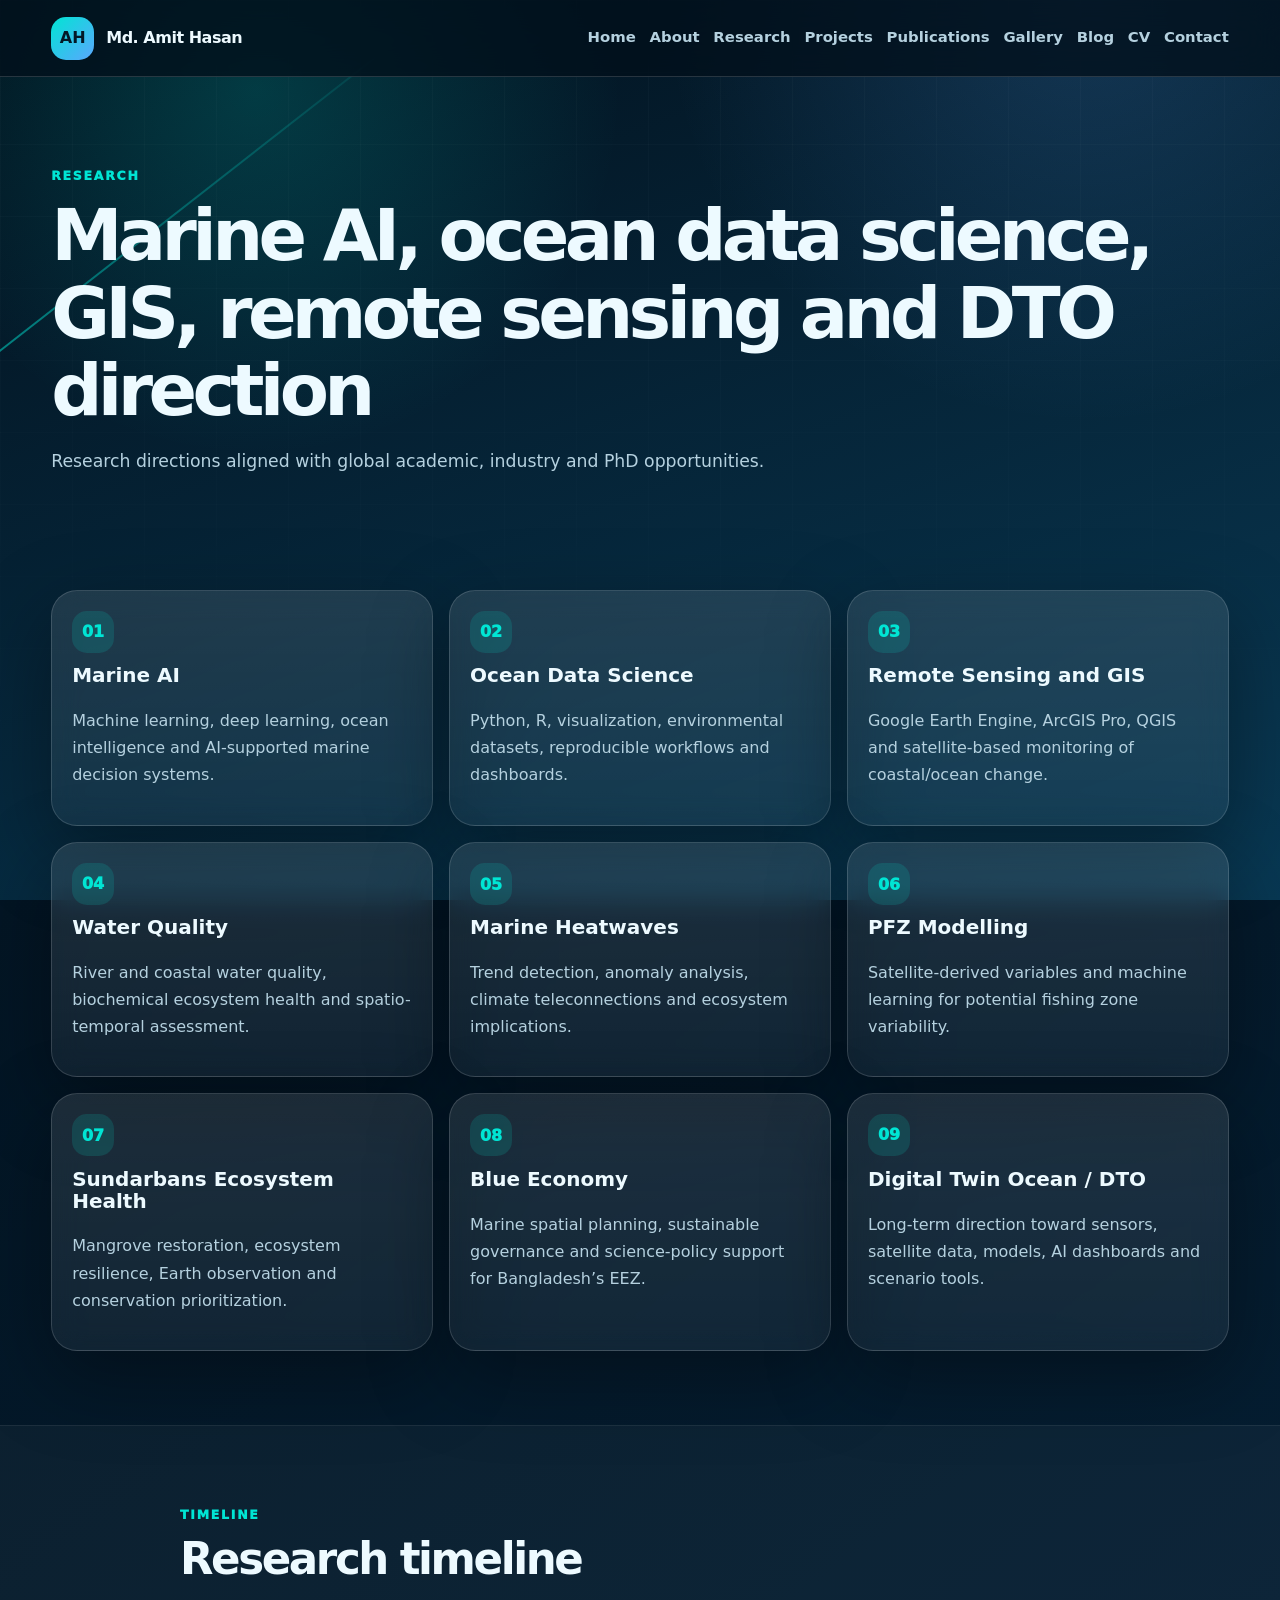
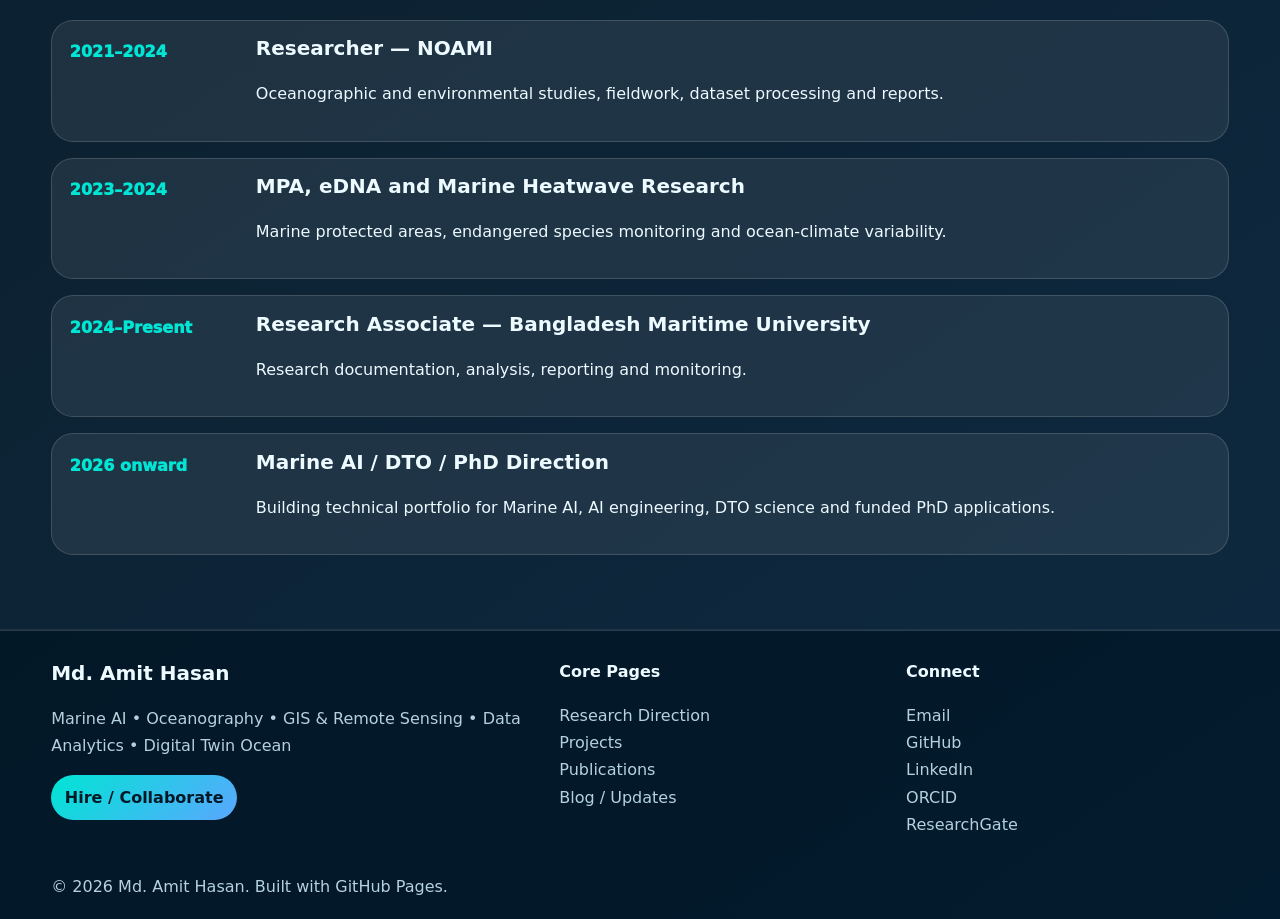
<file: research.html>
<!DOCTYPE html>
<html lang="en">
<head>
  <meta charset="UTF-8"/>
  <meta name="viewport" content="width=device-width, initial-scale=1.0"/>
  <title>Research | Md. Amit Hasan</title>
  <meta name="description" content="Research directions in Marine AI, ocean data science, GIS, water quality, marine heatwaves, PFZ, Sundarbans, blue economy and DTO."/>
  <meta name="keywords" content="Md. Amit Hasan, Marine AI, Oceanography, GIS, Remote Sensing, Data Analyst, AI Engineer, Digital Twin Ocean, DTO Scientist, Python, R, Machine Learning, Blue Economy, PFZ Modelling, Marine Heatwaves, Bangladesh Maritime University"/>
  <meta name="author" content="Md. Amit Hasan"/>
  <meta name="robots" content="index, follow"/>
  <link rel="canonical" href="https://amithasanbd.github.io/research.html"/>
  <meta property="og:title" content="Research | Md. Amit Hasan"/>
  <meta property="og:description" content="Research directions in Marine AI, ocean data science, GIS, water quality, marine heatwaves, PFZ, Sundarbans, blue economy and DTO."/>
  <meta property="og:type" content="website"/>
  <meta property="og:url" content="https://amithasanbd.github.io/research.html"/>
  <meta property="og:image" content="https://amithasanbd.github.io/assets/og-cover.svg"/>
  <meta name="twitter:card" content="summary_large_image"/>
  <meta name="twitter:title" content="Research | Md. Amit Hasan"/>
  <meta name="twitter:description" content="Research directions in Marine AI, ocean data science, GIS, water quality, marine heatwaves, PFZ, Sundarbans, blue economy and DTO."/>
  <meta name="twitter:image" content="https://amithasanbd.github.io/assets/og-cover.svg"/>
  <link rel="icon" href="assets/favicon.svg" type="image/svg+xml"/>
  <link rel="stylesheet" href="style.css"/>
  
</head>
<body>
  <div class="ocean-background">
    <div class="satellite-sweep"></div>
    <div class="bubble bubble-one"></div>
    <div class="bubble bubble-two"></div>
  </div>
  
<header class="site-header">
  <div class="container nav-shell">
    <a class="brand" href="index.html" aria-label="Md. Amit Hasan Home">
      <span class="brand-mark">AH</span>
      <span class="brand-text">Md. Amit Hasan</span>
    </a>
    <button class="menu-toggle" id="menuToggle" aria-label="Open navigation menu">☰</button>
    <nav class="nav-links" id="navLinks">
      <a href="index.html">Home</a>
      <a href="about.html">About</a>
      <a href="research.html">Research</a>
      <a href="projects.html">Projects</a>
      <a href="publications.html">Publications</a>
      <a href="gallery.html">Gallery</a>
      <a href="updates.html">Blog</a>
      <a href="cv.html">CV</a>
      <a href="contact.html">Contact</a>
    </nav>
  </div>
</header>

  
<main class="page-main">
  <section class="page-hero"><div class="container reveal"><span class="section-tag">Research</span><h1>Marine AI, ocean data science, GIS, remote sensing and DTO direction</h1><p class="lead">Research directions aligned with global academic, industry and PhD opportunities.</p></div></section>
  <section class="section">
    <div class="container research-grid">
      <article class="glass research-card reveal"><span>01</span><h3>Marine AI</h3><p>Machine learning, deep learning, ocean intelligence and AI-supported marine decision systems.</p></article>
      <article class="glass research-card reveal"><span>02</span><h3>Ocean Data Science</h3><p>Python, R, visualization, environmental datasets, reproducible workflows and dashboards.</p></article>
      <article class="glass research-card reveal"><span>03</span><h3>Remote Sensing and GIS</h3><p>Google Earth Engine, ArcGIS Pro, QGIS and satellite-based monitoring of coastal/ocean change.</p></article>
      <article class="glass research-card reveal"><span>04</span><h3>Water Quality</h3><p>River and coastal water quality, biochemical ecosystem health and spatio-temporal assessment.</p></article>
      <article class="glass research-card reveal"><span>05</span><h3>Marine Heatwaves</h3><p>Trend detection, anomaly analysis, climate teleconnections and ecosystem implications.</p></article>
      <article class="glass research-card reveal"><span>06</span><h3>PFZ Modelling</h3><p>Satellite-derived variables and machine learning for potential fishing zone variability.</p></article>
      <article class="glass research-card reveal"><span>07</span><h3>Sundarbans Ecosystem Health</h3><p>Mangrove restoration, ecosystem resilience, Earth observation and conservation prioritization.</p></article>
      <article class="glass research-card reveal"><span>08</span><h3>Blue Economy</h3><p>Marine spatial planning, sustainable governance and science-policy support for Bangladesh’s EEZ.</p></article>
      <article class="glass research-card reveal"><span>09</span><h3>Digital Twin Ocean / DTO</h3><p>Long-term direction toward sensors, satellite data, models, AI dashboards and scenario tools.</p></article>
    </div>
  </section>
  <section class="section section-alt">
    <div class="container section-head reveal"><span class="section-tag">Timeline</span><h2>Research timeline</h2></div>
    <div class="container timeline">
      <div class="timeline-item reveal"><time>2021–2024</time><div><h3>Researcher — NOAMI</h3><p>Oceanographic and environmental studies, fieldwork, dataset processing and reports.</p></div></div>
      <div class="timeline-item reveal"><time>2023–2024</time><div><h3>MPA, eDNA and Marine Heatwave Research</h3><p>Marine protected areas, endangered species monitoring and ocean-climate variability.</p></div></div>
      <div class="timeline-item reveal"><time>2024–Present</time><div><h3>Research Associate — Bangladesh Maritime University</h3><p>Research documentation, analysis, reporting and monitoring.</p></div></div>
      <div class="timeline-item reveal"><time>2026 onward</time><div><h3>Marine AI / DTO / PhD Direction</h3><p>Building technical portfolio for Marine AI, AI engineering, DTO science and funded PhD applications.</p></div></div>
    </div>
  </section>
</main>

  
<footer class="footer">
  <div class="container footer-grid">
    <div>
      <h3>Md. Amit Hasan</h3>
      <p>Marine AI • Oceanography • GIS & Remote Sensing • Data Analytics • Digital Twin Ocean</p>
      <a class="btn btn-primary btn-small" href="contact.html">Hire / Collaborate</a>
    </div>
    <div>
      <h4>Core Pages</h4>
      <ul>
        <li><a href="research.html">Research Direction</a></li>
        <li><a href="projects.html">Projects</a></li>
        <li><a href="publications.html">Publications</a></li>
        <li><a href="updates.html">Blog / Updates</a></li>
      </ul>
    </div>
    <div>
      <h4>Connect</h4>
      <ul>
        <li><a href="mailto:amithasan.ocean@gmail.com">Email</a></li>
        <li><a href="https://github.com/amithasanbd" target="_blank" rel="noopener">GitHub</a></li>
        <li><a href="https://www.linkedin.com/in/md-amit-hasan-7359b3245/" target="_blank" rel="noopener">LinkedIn</a></li>
        <li><a href="https://orcid.org/0000-0002-7296-1711" target="_blank" rel="noopener">ORCID</a></li>
        <li><a href="https://www.researchgate.net/profile/Mdamit-Hasan" target="_blank" rel="noopener">ResearchGate</a></li>
      </ul>
    </div>
  </div>
  <div class="container footer-bottom">© <span id="year"></span> Md. Amit Hasan. Built with GitHub Pages.</div>
</footer>
<button class="to-top" id="toTop" aria-label="Back to top">↑</button>
<script src="script.js"></script>

</body>
</html>
</file>
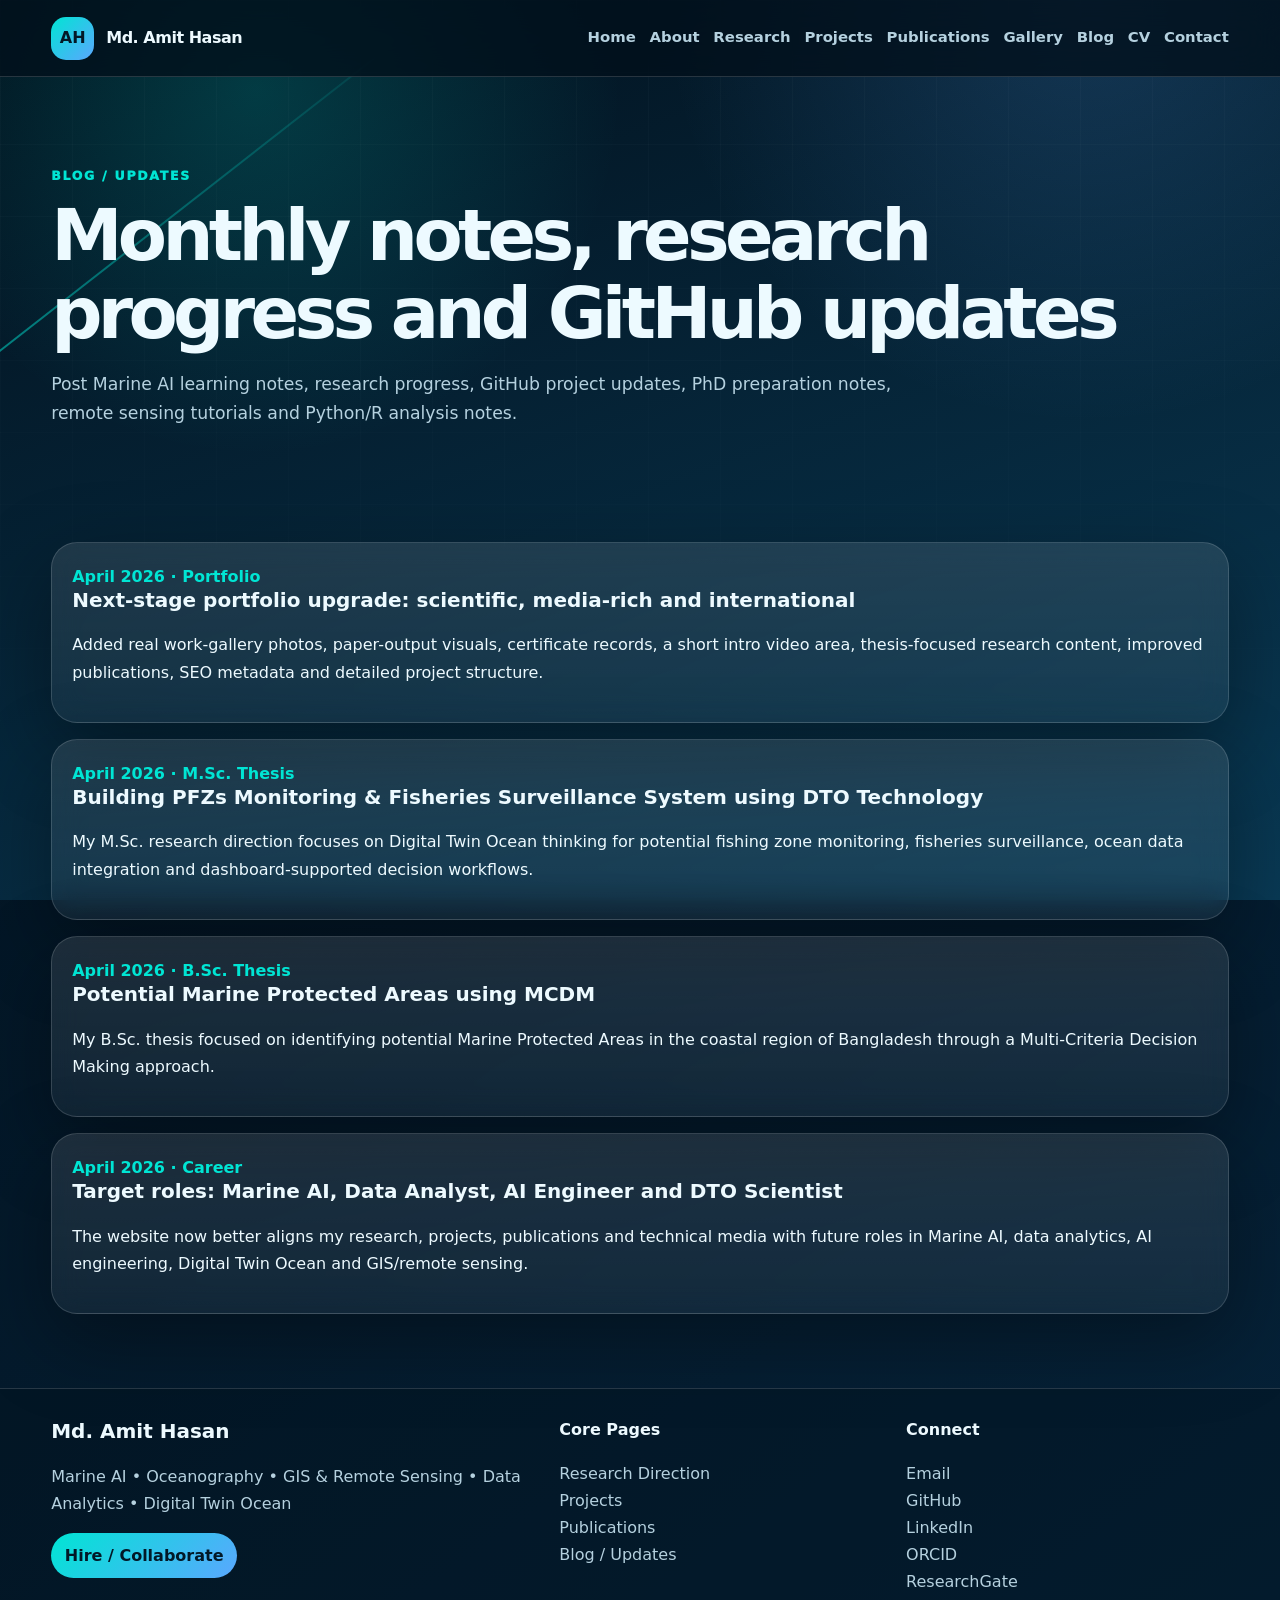
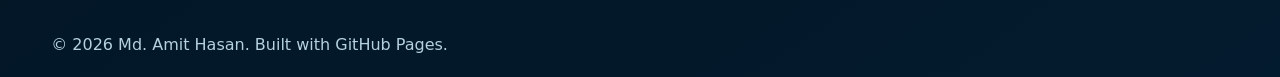
<file: updates.html>
<!DOCTYPE html>
<html lang="en">
<head>
  <meta charset="UTF-8"/>
  <meta name="viewport" content="width=device-width, initial-scale=1.0"/>
  <title>Blog & Updates | Md. Amit Hasan</title>
  <meta name="description" content="Monthly research updates, Marine AI notes, GitHub progress, PhD preparation, remote sensing and Python/R data analysis notes."/>
  <meta name="keywords" content="Md. Amit Hasan, Marine AI, Oceanography, GIS, Remote Sensing, Data Analyst, AI Engineer, Digital Twin Ocean, DTO Scientist, Python, R, Machine Learning, Blue Economy, PFZ Modelling, Marine Heatwaves, Bangladesh Maritime University"/>
  <meta name="author" content="Md. Amit Hasan"/>
  <meta name="robots" content="index, follow"/>
  <link rel="canonical" href="https://amithasanbd.github.io/updates.html"/>
  <meta property="og:title" content="Blog & Updates | Md. Amit Hasan"/>
  <meta property="og:description" content="Monthly research updates, Marine AI notes, GitHub progress, PhD preparation, remote sensing and Python/R data analysis notes."/>
  <meta property="og:type" content="website"/>
  <meta property="og:url" content="https://amithasanbd.github.io/updates.html"/>
  <meta property="og:image" content="https://amithasanbd.github.io/assets/og-cover.svg"/>
  <meta name="twitter:card" content="summary_large_image"/>
  <meta name="twitter:title" content="Blog & Updates | Md. Amit Hasan"/>
  <meta name="twitter:description" content="Monthly research updates, Marine AI notes, GitHub progress, PhD preparation, remote sensing and Python/R data analysis notes."/>
  <meta name="twitter:image" content="https://amithasanbd.github.io/assets/og-cover.svg"/>
  <link rel="icon" href="assets/favicon.svg" type="image/svg+xml"/>
  <link rel="stylesheet" href="style.css"/>
  
</head>
<body>
  <div class="ocean-background">
    <div class="satellite-sweep"></div>
    <div class="bubble bubble-one"></div>
    <div class="bubble bubble-two"></div>
  </div>
  
<header class="site-header">
  <div class="container nav-shell">
    <a class="brand" href="index.html" aria-label="Md. Amit Hasan Home">
      <span class="brand-mark">AH</span>
      <span class="brand-text">Md. Amit Hasan</span>
    </a>
    <button class="menu-toggle" id="menuToggle" aria-label="Open navigation menu">☰</button>
    <nav class="nav-links" id="navLinks">
      <a href="index.html">Home</a>
      <a href="about.html">About</a>
      <a href="research.html">Research</a>
      <a href="projects.html">Projects</a>
      <a href="publications.html">Publications</a>
      <a href="gallery.html">Gallery</a>
      <a href="updates.html">Blog</a>
      <a href="cv.html">CV</a>
      <a href="contact.html">Contact</a>
    </nav>
  </div>
</header>

  
<main class="page-main">
  <section class="page-hero"><div class="container reveal"><span class="section-tag">Blog / Updates</span><h1>Monthly notes, research progress and GitHub updates</h1><p class="lead">Post Marine AI learning notes, research progress, GitHub project updates, PhD preparation notes, remote sensing tutorials and Python/R analysis notes.</p></div></section>
  <section class="section"><div class="container update-grid" id="updatesContainer"></div></section>
</main>

  
<footer class="footer">
  <div class="container footer-grid">
    <div>
      <h3>Md. Amit Hasan</h3>
      <p>Marine AI • Oceanography • GIS & Remote Sensing • Data Analytics • Digital Twin Ocean</p>
      <a class="btn btn-primary btn-small" href="contact.html">Hire / Collaborate</a>
    </div>
    <div>
      <h4>Core Pages</h4>
      <ul>
        <li><a href="research.html">Research Direction</a></li>
        <li><a href="projects.html">Projects</a></li>
        <li><a href="publications.html">Publications</a></li>
        <li><a href="updates.html">Blog / Updates</a></li>
      </ul>
    </div>
    <div>
      <h4>Connect</h4>
      <ul>
        <li><a href="mailto:amithasan.ocean@gmail.com">Email</a></li>
        <li><a href="https://github.com/amithasanbd" target="_blank" rel="noopener">GitHub</a></li>
        <li><a href="https://www.linkedin.com/in/md-amit-hasan-7359b3245/" target="_blank" rel="noopener">LinkedIn</a></li>
        <li><a href="https://orcid.org/0000-0002-7296-1711" target="_blank" rel="noopener">ORCID</a></li>
        <li><a href="https://www.researchgate.net/profile/Mdamit-Hasan" target="_blank" rel="noopener">ResearchGate</a></li>
      </ul>
    </div>
  </div>
  <div class="container footer-bottom">© <span id="year"></span> Md. Amit Hasan. Built with GitHub Pages.</div>
</footer>
<button class="to-top" id="toTop" aria-label="Back to top">↑</button>
<script src="script.js"></script>

</body>
</html>
</file>
<file: style.css>
:root{
  --deep:#02101c; --ocean:#06233a; --ocean2:#093954; --ink:#edfaff; --muted:#b5d1df;
  --cyan:#00e5d4; --blue:#5aa7ff; --green:#9ee493; --gold:#f7c948;
  --glass:rgba(255,255,255,.075); --glass2:rgba(255,255,255,.13); --border:rgba(255,255,255,.15);
  --shadow:0 26px 80px rgba(0,0,0,.34); --radius:26px; --max:1180px;
}
*{box-sizing:border-box} html{scroll-behavior:smooth}
body{margin:0;font-family:Inter,ui-sans-serif,system-ui,-apple-system,"Segoe UI",Arial,sans-serif;background:linear-gradient(145deg,var(--deep),var(--ocean));color:var(--ink);line-height:1.7;overflow-x:hidden}
a{color:inherit;text-decoration:none} img{max-width:100%;display:block}.container{width:min(92%,var(--max));margin:0 auto}
.ocean-background{position:fixed;inset:0;z-index:-2;overflow:hidden;background:radial-gradient(circle at 20% 10%,rgba(0,229,212,.18),transparent 28%),radial-gradient(circle at 85% 0%,rgba(90,167,255,.18),transparent 30%),linear-gradient(160deg,var(--deep),var(--ocean2))}
.ocean-background:after{content:"";position:absolute;inset:0;background-image:linear-gradient(rgba(255,255,255,.035) 1px,transparent 1px),linear-gradient(90deg,rgba(255,255,255,.035) 1px,transparent 1px);background-size:72px 72px;mask-image:linear-gradient(to bottom,rgba(0,0,0,.7),transparent)}
.satellite-sweep{position:absolute;width:2px;height:160%;top:-30%;left:-10%;background:linear-gradient(transparent,rgba(0,229,212,.65),transparent);transform:rotate(52deg);animation:sweep 8s infinite ease-in-out}
.bubble{position:absolute;border-radius:50%;background:rgba(255,255,255,.08);animation:floatBubble 10s infinite linear}.bubble-one{width:150px;height:150px;left:7%;bottom:-170px}.bubble-two{width:95px;height:95px;right:13%;bottom:-120px;animation-delay:4s}
@keyframes sweep{0%{left:-20%;opacity:0}25%{opacity:1}75%{opacity:1}100%{left:120%;opacity:0}}@keyframes floatBubble{to{transform:translateY(-120vh) translateX(80px);opacity:0}}
.site-header{position:sticky;top:0;z-index:50;background:rgba(2,16,28,.78);border-bottom:1px solid var(--border);backdrop-filter:blur(18px)}
.nav-shell{min-height:76px;display:flex;align-items:center;justify-content:space-between;gap:1rem}.brand{display:flex;align-items:center;gap:.75rem;font-weight:900}.brand-mark{width:43px;height:43px;border-radius:15px;display:grid;place-items:center;background:linear-gradient(135deg,var(--cyan),var(--blue));color:#031827}.brand-text{letter-spacing:-.03em}.nav-links{display:flex;gap:.86rem;align-items:center}.nav-links a{color:var(--muted);font-weight:800;font-size:.93rem}.nav-links a:hover{color:var(--cyan)}.menu-toggle{display:none;border:1px solid var(--border);background:var(--glass);color:var(--ink);border-radius:12px;padding:.55rem .78rem}
.hero{position:relative;min-height:780px;display:grid;align-items:center;overflow:hidden}.hero-slides{position:absolute;inset:0;z-index:-1}.hero-slide{position:absolute;inset:0;background-size:cover;background-position:center;opacity:0;transform:scale(1.05);transition:opacity 1.2s ease,transform 7s ease}.hero-slide.active{opacity:.58;transform:scale(1)}
.hero-grid{display:grid;grid-template-columns:1.15fr .85fr;gap:2rem;align-items:center;padding:90px 0 120px}
.eyebrow,.section-tag{display:inline-block;color:var(--cyan);font-weight:950;text-transform:uppercase;letter-spacing:.14em;font-size:.78rem;margin-bottom:.7rem}
h1,h2,h3,h4{line-height:1.08;margin-top:0} h1{font-size:clamp(2.65rem,5.6vw,5.7rem);letter-spacing:-.065em;margin-bottom:1rem} h2{font-size:clamp(1.9rem,3.4vw,3.35rem);letter-spacing:-.055em} h3{font-size:1.25rem}
.lead{font-size:1.08rem;color:var(--muted);max-width:860px}.dynamic-role{font-size:clamp(1.15rem,2vw,1.55rem);color:#dffffc;font-weight:900}.dynamic-role span{color:var(--cyan)}
.button-row{display:flex;flex-wrap:wrap;gap:.8rem;align-items:center}.center{justify-content:center}.btn{display:inline-flex;align-items:center;justify-content:center;min-height:46px;border-radius:999px;padding:.75rem 1.08rem;border:1px solid var(--border);background:var(--glass);font-weight:900;transition:.2s ease}.btn:hover{transform:translateY(-2px);background:var(--glass2);border-color:rgba(0,229,212,.5)}.btn-primary{background:linear-gradient(135deg,var(--cyan),var(--blue));border:0;color:#021827}.btn-ghost{color:var(--cyan)}.btn-small{min-height:38px;padding:.55rem .85rem}
.glass{background:linear-gradient(180deg,rgba(255,255,255,.105),rgba(255,255,255,.055));border:1px solid var(--border);box-shadow:var(--shadow);border-radius:var(--radius);backdrop-filter:blur(14px)}
.profile-orbit{position:relative;display:grid;place-items:center;min-height:420px}.profile-orbit img{width:min(84%,360px);aspect-ratio:1/1;object-fit:cover;border-radius:36px;border:3px solid rgba(255,255,255,.32);box-shadow:var(--shadow)}.orbit-ring{position:absolute;width:430px;height:430px;border-radius:50%;border:1px dashed rgba(0,229,212,.36);animation:spin 18s infinite linear}.orbit-tag{position:absolute;padding:.48rem .72rem;border-radius:999px;background:rgba(0,229,212,.15);border:1px solid rgba(0,229,212,.3);font-weight:900}.tag-1{top:30px;left:45px}.tag-2{right:25px;top:110px}.tag-3{bottom:70px;left:80px}@keyframes spin{to{transform:rotate(360deg)}}
.wave{position:absolute;left:-10%;right:-10%;height:110px;background:radial-gradient(50% 70% at 50% 100%,transparent 58%,rgba(0,229,212,.28) 59%,transparent 64%) repeat-x;background-size:230px 110px;bottom:0;animation:waveMove 12s linear infinite;opacity:.75}.wave-two{bottom:26px;opacity:.32;animation-duration:18s;animation-direction:reverse}@keyframes waveMove{to{background-position-x:460px}}
.section{padding:74px 0}.section-alt{background:rgba(255,255,255,.035);border-block:1px solid rgba(255,255,255,.07)}.section-head{max-width:920px}.page-hero{padding:84px 0 22px}.page-main{min-height:65vh}
.stats-grid{display:grid;grid-template-columns:repeat(4,1fr);gap:1rem}.stat-card{padding:1.15rem;text-align:center}.stat-card strong{display:block;font-size:2rem;color:var(--cyan)}.stat-card span,.project-item p,.project-card p,.research-card p,.info-card p,.contact-card p,.cv-card p,.publication-card li,.footer p,.footer li,.gallery-card p{color:var(--muted)}
.card-grid,.project-grid,.research-grid,.gallery-grid,.contact-grid,.cv-grid,.skill-grid{display:grid;gap:1rem}.card-grid.three,.project-grid,.research-grid,.gallery-grid{grid-template-columns:repeat(3,1fr)}.card-grid.two,.contact-grid,.cv-grid{grid-template-columns:repeat(2,1fr)}.skill-grid{grid-template-columns:repeat(2,1fr)}
.project-card,.project-item,.research-card,.info-card,.contact-card,.cv-card,.publication-card,.gallery-card,.update-card,.profile-card,.cta-card,.skill-card{padding:1.25rem}.project-card img,.project-item img,.gallery-card img{border-radius:20px;margin-bottom:1rem;border:1px solid var(--border)}.gallery-card figcaption{font-weight:900;margin:.4rem 0}.profile-card{text-align:center}.profile-card img{width:100%;max-width:330px;aspect-ratio:1/1;object-fit:cover;border-radius:26px;margin:0 auto 1rem;border:2px solid var(--border)}
.tool-tags{display:flex;flex-wrap:wrap;gap:.5rem;margin-top:.8rem}.tool-tags span{padding:.36rem .6rem;border:1px solid var(--border);border-radius:999px;background:rgba(255,255,255,.055);color:var(--muted);font-size:.85rem}.status-badge{display:inline-block;margin-top:.75rem;color:#031827;background:var(--green);padding:.25rem .55rem;border-radius:999px;font-weight:900;font-size:.82rem}
.two-col{display:grid;grid-template-columns:.85fr 1.15fr;gap:2rem;align-items:start}.stack{display:grid;gap:.8rem}.update-card time{color:var(--cyan);font-weight:900}.cta-card{text-align:center}.contact-band{padding-top:28px}.about-grid{display:grid;grid-template-columns:.72fr 1.28fr;gap:2rem;align-items:start}
.research-card span{display:grid;place-items:center;width:42px;height:42px;border-radius:15px;background:rgba(0,229,212,.14);color:var(--cyan);font-weight:950;margin-bottom:.8rem}
.timeline{display:grid;gap:1rem}.timeline-item{display:grid;grid-template-columns:170px 1fr;gap:1rem;padding:1.1rem;border-radius:22px;background:var(--glass);border:1px solid var(--border)}.timeline-item time{color:var(--cyan);font-weight:950}
.filter-row{display:flex;flex-wrap:wrap;gap:.65rem;margin-bottom:1rem}.filter-btn{cursor:pointer;border:1px solid var(--border);border-radius:999px;background:var(--glass);color:var(--muted);font-weight:900;padding:.65rem .9rem}.filter-btn.active,.filter-btn:hover{background:var(--cyan);color:#031827;border-color:transparent}.doi{display:inline-block;margin-left:.4rem;padding:.25rem .55rem;border-radius:999px;background:rgba(0,229,212,.12);border:1px solid rgba(0,229,212,.25);color:var(--cyan);font-weight:900}.publication-stack{display:grid;gap:1rem}.update-grid{display:grid;gap:1rem}.video-card{padding:1.3rem;display:grid;grid-template-columns:1fr .85fr;gap:1rem;align-items:center}.video-placeholder{min-height:280px;display:grid;place-items:center;text-align:center;border-radius:24px;background:linear-gradient(135deg,rgba(0,229,212,.14),rgba(90,167,255,.18));border:1px dashed rgba(255,255,255,.28)}.video-placeholder span{font-size:3rem}.contact-list{padding-left:1.2rem}.contact-list li{margin:.5rem 0;color:var(--muted)}.note{color:var(--muted)}
.skill-meta{display:flex;justify-content:space-between;gap:1rem;font-weight:900}.skill-bar{height:12px;background:rgba(255,255,255,.08);border-radius:999px;overflow:hidden;border:1px solid var(--border);margin-top:.8rem}.skill-fill{height:100%;width:0;background:linear-gradient(90deg,var(--cyan),var(--blue));border-radius:inherit;transition:width 1.2s ease}
.footer{border-top:1px solid var(--border);padding-top:2rem;background:rgba(2,16,28,.38)}.footer-grid{display:grid;grid-template-columns:1.2fr .8fr .8fr;gap:1.5rem}.footer ul{list-style:none;padding:0}.footer-bottom{padding:1.2rem 0;color:var(--muted)}
.to-top{position:fixed;right:18px;bottom:18px;width:46px;height:46px;border-radius:50%;border:1px solid var(--border);background:rgba(2,16,28,.82);color:var(--cyan);display:none;place-items:center;cursor:pointer}.to-top.show{display:grid}.reveal{opacity:0;transform:translateY(18px);transition:opacity .65s ease,transform .65s ease}.reveal.visible{opacity:1;transform:none}code{background:rgba(255,255,255,.08);padding:.15rem .38rem;border-radius:.4rem;color:var(--cyan)}
@media(max-width:1050px){.hero-grid,.two-col,.about-grid,.video-card,.contact-grid,.cv-grid,.footer-grid{grid-template-columns:1fr}.card-grid.three,.project-grid,.research-grid,.gallery-grid,.stats-grid,.skill-grid{grid-template-columns:repeat(2,1fr)}.orbit-ring{width:360px;height:360px}}
@media(max-width:760px){.menu-toggle{display:block}.nav-links{display:none;position:absolute;top:76px;left:4%;right:4%;padding:1rem;background:rgba(2,16,28,.96);border:1px solid var(--border);border-radius:20px;flex-direction:column;align-items:flex-start}.nav-links.open{display:flex}.hero{min-height:auto}.hero-grid{padding-top:60px}.card-grid.three,.project-grid,.research-grid,.gallery-grid,.stats-grid,.card-grid.two,.skill-grid{grid-template-columns:1fr}.timeline-item{grid-template-columns:1fr}.btn{width:100%}h1{font-size:2.45rem}.profile-orbit{min-height:330px}.orbit-ring,.orbit-tag{display:none}}

.intro-video{width:100%;border-radius:24px;border:1px solid var(--border);box-shadow:var(--shadow);background:#02101c}
.video-card{padding:1.4rem;display:grid;grid-template-columns:.85fr 1.15fr;gap:1.2rem;align-items:center}
.gallery-card a{color:var(--brand, #00e5d4);font-weight:900}
.media-spotlight{background:rgba(255,255,255,.02)}
@media(max-width:900px){.video-card{grid-template-columns:1fr}}
</file>
